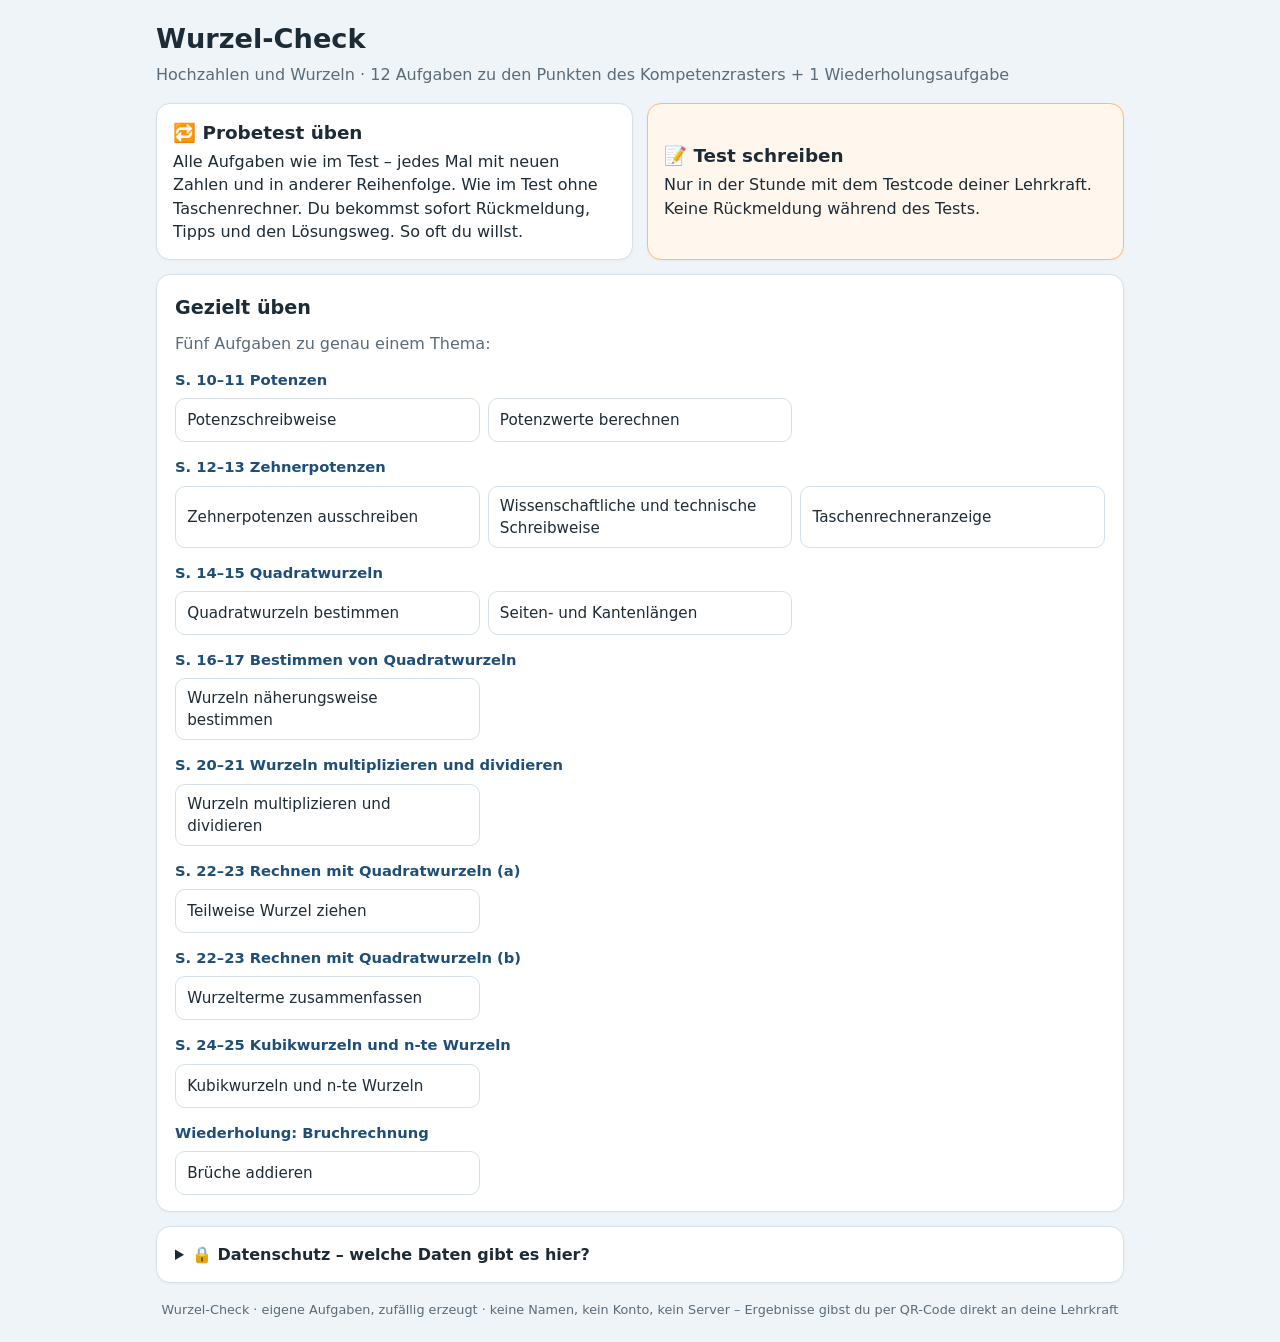
<file: index.html>
<!doctype html>
<html lang="de">
<head>
<meta charset="utf-8">
<meta name="viewport" content="width=device-width, initial-scale=1">
<title>Wurzel-Check</title>
<link rel="stylesheet" href="style.css?v=20261106a">
</head>
<body>
<main>

<!-- ============ START ============ -->
<section id="vHome">
  <h1>Wurzel-Check</h1>
  <p class="muted" style="margin-top:0">Hochzahlen und Wurzeln · 12 Aufgaben zu den Punkten des Kompetenzrasters + 1 Wiederholungsaufgabe</p>
  <div id="resumeBox"></div>
  <div id="openBox"></div>
  <div class="card" id="nrCard"></div>
  <div class="modes">
    <button class="card mode" id="goPractice"><b>🔁 Probetest üben</b>
      Alle Aufgaben wie im Test – jedes Mal mit neuen Zahlen und in anderer Reihenfolge. Wie im Test ohne Taschenrechner. Du bekommst sofort Rückmeldung, Tipps und den Lösungsweg. So oft du willst.</button>
    <button class="card mode test" id="goTest"><b>📝 Test schreiben</b>
      Nur in der Stunde mit dem Testcode deiner Lehrkraft. Keine Rückmeldung während des Tests.</button>
  </div>
  <div class="card">
    <h2>Gezielt üben</h2>
    <p class="muted" style="margin:.2rem 0">Fünf Aufgaben zu genau einem Thema:</p>
    <div class="topics" id="topics"></div>
  </div>
  <details class="card" id="dsBox">
    <summary><b>🔒 Datenschutz – welche Daten gibt es hier?</b></summary>
    <ul class="tight">
      <li><b>Kein Name, kein Konto, kein Server.</b> Zum Üben brauchst du gar nichts, nur für den Test deine Wurzel-Check-Nummer. Welche Nummer zu wem gehört, weiß nur deine Lehrkraft.</li>
      <li><b>Auf deinem Gerät</b> (im Browser) werden gespeichert: wie oft du geübt hast (Runden, Aufgaben, richtige Antworten, Übungstage, Übungszeit) und im Test deine Antworten.</li>
      <li><b>Zu deiner Lehrkraft</b> kommen diese Daten nur, wenn du ihr den QR-Code zeigst und sie ihn scannt – direkt von Gerät zu Gerät, ohne Internet.</li>
      <li><b>Wofür:</b> Bewertung des Tests und ein Überblick, wie viel du geübt hast (z. B. für Elterngespräche).</li>
      <li><b>Löschen:</b> Nach dem Test kannst du alles mit einem Knopf löschen. Testdaten löschen sich nach 14 Tagen von selbst, Übungsdaten nach 90 Tagen ohne Übung. Deine Lehrkraft löscht ihre Daten, sobald sie sie in ihre Notenverwaltung übertragen hat.</li>
      <li>Die Seite liegt bei GitHub. Beim Aufrufen speichert GitHub wie jede Webseite deine IP-Adresse, aber keine Antworten oder Ergebnisse.</li>
    </ul>
    <div class="btns"><button class="danger" id="wipeAll">Alle Wurzel-Check-Daten von diesem Gerät löschen</button></div>
  </details>
</section>

<!-- ============ ÜBUNGSNACHWEIS ============ -->
<section id="vProof" class="hidden">
  <div class="card result" id="proofCard"></div>
</section>

<!-- ============ ÜBUNG ============ -->
<section id="vPractice" class="hidden">
  <div class="bar"><span class="chip" id="pProgress"></span><span class="chip" id="pScore"></span><span class="spacer"></span><button id="pHome">← Startseite</button></div>
  <div class="card" id="pCard"></div>
</section>

<!-- ============ TEST-ANMELDUNG ============ -->
<section id="vLogin" class="hidden">
  <div class="card">
    <h2>📝 Test schreiben</h2>
    <p>Melde dich mit deiner <b>Wurzel-Check-Nummer</b> an – <b>nicht</b> mit deinem Namen. Den <b>Testcode</b> zeigt dir deine Lehrkraft.</p>
    <label for="inNr">Deine Wurzel-Check-Nummer (3 Ziffern)</label>
    <input id="inNr" class="field" inputmode="numeric" autocomplete="off" autocapitalize="off" autocorrect="off" spellcheck="false" maxlength="3" placeholder="z. B. 417">
    <label for="inCode">Testcode</label>
    <input id="inCode" class="field" inputmode="numeric" autocomplete="off" autocapitalize="off" autocorrect="off" spellcheck="false" maxlength="5" placeholder="5 Ziffern">
    <div id="loginErr" class="err"></div>
    <div class="btns"><button class="testbtn" id="loginGo">Weiter</button><button id="loginBack">← Startseite</button></div>
    <div id="loginConfirm"></div>
  </div>
</section>

<!-- ============ TEST ============ -->
<section id="vTest" class="hidden">
  <div class="bar"><span class="chip test" id="tWho"></span><span class="chip" id="tCount"></span><span class="spacer"></span><button class="testbtn" id="tSubmit">Abgeben</button></div>
  <div class="notr">✏️ Der ganze Test ist <b>ohne Taschenrechner</b>.</div>
  <div id="tWarn"></div>
  <div class="nav" id="tNav"></div>
  <div class="card" id="tCard"></div>
  <div class="card hidden" id="tConfirm"></div>
</section>

<!-- ============ ABGEGEBEN ============ -->
<section id="vDone" class="hidden">
  <div class="card result" id="doneCard"></div>
</section>

<footer>Wurzel-Check · eigene Aufgaben, zufällig erzeugt · keine Namen, kein Konto, kein Server – Ergebnisse gibst du per QR-Code direkt an deine Lehrkraft</footer>
<div id="printArea"></div>
</main>

<script src="lib/qrcode.js"></script>
<script src="aufgaben.js?v=20261022b"></script>
<script>
"use strict";
const VIEWS = ['vHome', 'vPractice', 'vLogin', 'vTest', 'vDone', 'vProof'];
function show(v) {
  if (v !== 'vPractice') $('pCard').innerHTML = '';   // keine unsichtbaren Eingabefelder zurücklassen
  if (v !== 'vTest') $('tCard').innerHTML = '';
  VIEWS.forEach(x => $(x).classList.toggle('hidden', x !== v)); window.scrollTo(0, 0); if (typeof keepAwake === 'function') keepAwake(v === 'vTest' || v === 'vDone'); }
const store = {
  get(k) { try { return JSON.parse(localStorage.getItem(k)); } catch (e) { return null; } },
  set(k, v) { try { localStorage.setItem(k, JSON.stringify(v)); } catch (e) {} }
};
const ACTIVE = 'wurzelcheck.aktiv', NRKEY = 'wurzelcheck.nummer', PKEY = 'wurzelcheck.uebung';
const DAY = 86400000;

/* ---------- Übungsstatistik ---------- */
function getPractice() {
  let p = store.get(PKEY);
  if (!p) p = { dev: Math.random().toString(36).slice(2, 8), rounds: 0, drills: 0, tasks: 0, correct: 0, days: [], minutes: 0, last: '' };
  return p;
}
/* Gezählt wird nur echtes Üben: eine Aufgabe ab 5 s Bearbeitungszeit, ein Übungstag ab 3 solchen Aufgaben,
   eine Runde/Themen-Übung nur, wenn mindestens 80 % ihrer Aufgaben echt bearbeitet wurden. Bloßes Öffnen zählt nie. */
const MIN_SECS = 5, DAY_MIN_TASKS = 3, ROUND_SHARE = 0.8;
function notePractice(fn) { const p = getPractice(); fn(p); store.set(PKEY, p); }
function noteTask(correctFirst, secs) {
  notePractice(p => {
    p.tasks++; if (correctFirst) p.correct++; p.minutes += Math.min(5, secs / 60);   // höchstens 5 min pro Aufgabe anrechnen
    const d = today(); p.dayTasks = p.dayTasks || {}; p.dayTasks[d] = (p.dayTasks[d] || 0) + 1;
    if (p.dayTasks[d] >= DAY_MIN_TASKS && !p.days.includes(d)) p.days.push(d);
    p.last = d;
  });
}

/* ---------- Automatisches Aufräumen: Tests nach 14 Tagen, Übung nach 90 Tagen ohne Aktivität ---------- */
function cleanup() {
  try {
    for (let i = localStorage.length - 1; i >= 0; i--) {
      const k = localStorage.key(i);
      if (k && k.startsWith('wurzelcheck.test.')) { const st = store.get(k); if (!st || Date.now() - st.start > 14 * DAY) localStorage.removeItem(k); }
    }
    const act = store.get(ACTIVE); if (act && !store.get(tkey(act.code, act.nr))) localStorage.removeItem(ACTIVE);
    const p = store.get(PKEY); if (p && p.last && Date.now() - new Date(p.last).getTime() > 90 * DAY) localStorage.removeItem(PKEY);
  } catch (e) {}
}
function wipeAll() {
  try { for (let i = localStorage.length - 1; i >= 0; i--) { const k = localStorage.key(i); if (k && k.startsWith('wurzelcheck.')) localStorage.removeItem(k); } } catch (e) {}
  T = null;
}
const tkey = (code, nr) => `wurzelcheck.test.${code}.${nr}`;

/* ---------- gemeinsame Eingabe-Bausteine ---------- */
function inputHtml(t, a = {}) {
  const v = x => (x == null ? '' : String(x).replace(/"/g, '&quot;'));
  if (t.type === 'num') return `<div class="answer">${t.pre ? `<span>${t.pre}</span>` : ''}<input id="a1" inputmode="decimal" autocomplete="off" autocapitalize="off" autocorrect="off" spellcheck="false" aria-label="Antwort" value="${v(a.a1)}">${t.post ? `<span>${t.post}</span>` : ''}</div>`;
  if (t.type === 'sci') return `<div class="answer"><input id="a1" class="s" inputmode="decimal" autocomplete="off" autocapitalize="off" autocorrect="off" spellcheck="false" aria-label="Zahl vor der Zehnerpotenz" value="${v(a.a1)}"><span class="pow10">· 10<input id="a2" class="s exp" inputmode="numeric" autocomplete="off" autocapitalize="off" autocorrect="off" spellcheck="false" aria-label="Exponent (Hochzahl)" value="${v(a.a2)}"></span></div><small class="muted">Links die Zahl vor der Zehnerpotenz, rechts oben die Hochzahl.</small>`;
  if (t.type === 'surd') return `<div class="answer"><input id="a1" class="s" inputmode="numeric" autocomplete="off" autocapitalize="off" autocorrect="off" spellcheck="false" aria-label="Zahl vor der Wurzel" value="${v(a.a1)}"><span>· √</span><input id="a2" class="s" inputmode="numeric" autocomplete="off" autocapitalize="off" autocorrect="off" spellcheck="false" aria-label="Zahl unter der Wurzel" value="${v(a.a2)}">${t.post ? `<span>${t.post}</span>` : ''}</div><small class="muted">Links die Zahl vor der Wurzel, rechts die Zahl unter der Wurzel.</small>`;
  if (t.type === 'frac') return `<div class="answer"><span class="fracin"><input id="a1" class="s" inputmode="numeric" autocomplete="off" autocapitalize="off" autocorrect="off" spellcheck="false" aria-label="Zähler" value="${v(a.a1)}"><span class="fbar"></span><input id="a2" class="s" inputmode="numeric" autocomplete="off" autocapitalize="off" autocorrect="off" spellcheck="false" aria-label="Nenner" value="${v(a.a2)}"></span></div><small class="muted">Oben der Zähler, unten der Nenner.</small>`;
  if (t.type === 'mc') return `<div class="mc">${t.options.map((o, k) => `<button class="opt ${a.k === k ? 'sel' : ''}" data-k="${k}">${o}</button>`).join('')}</div>`;
}
function taskHtml(t, head, a, extra = '') {
  const rev = SLOTS[t.slot] && SLOTS[t.slot].review;
  return `${rev ? `<div class="revbadge">🔁 Wiederholung aus einem früheren Thema</div>` : ''}<div class="task ${t.sketch ? '' : 'nosketch'}">
    ${t.sketch ? `<div class="sketch">${t.sketch}</div>` : ''}
    <div>
      <div class="qtitle">${head}</div>
      ${t.tr ? '<span class="trbadge ja">🧮 Zusatzaufgabe – hier ist der Taschenrechner erlaubt (kommt so nicht im Test)</span>' : ''}
      <div class="q">${t.q}</div>
      <div id="infoBox" class="infobox hidden"></div>
      ${inputHtml(t, a || {})}
      ${extra}
    </div>
  </div>`;
}
function wireBegriffe(root) {
  root.querySelectorAll('.begriff').forEach(b => b.onclick = () => {
    const box = $('infoBox'), same = !box.classList.contains('hidden') && box.dataset.b === b.dataset.b;
    box.innerHTML = BEGRIFFE[b.dataset.b] || ''; box.dataset.b = b.dataset.b;
    box.classList.toggle('hidden', same);
  });
}
/* Eingaben IMMER aus der jeweiligen Karte lesen: Übung (pCard) und Test (tCard) erzeugen Felder mit denselben ids.
   Früher las der Test per $('a1') das unsichtbare Feld einer zuvor geöffneten Übungsaufgabe (Fehler 23.10.2026). */
const inField = (root, id) => root.querySelector('#' + id);
const readInputs = root => ({ a1: inField(root, 'a1') ? inField(root, 'a1').value : '', a2: inField(root, 'a2') ? inField(root, 'a2').value : '' });

/* ================= STARTSEITE ================= */
function renderHome() {
  let lastArea = '';
  $('topics').innerHTML = SLOTS.map((s, i) => { const h = s.area !== lastArea ? `<div class="tarea">${s.area}</div>` : ''; lastArea = s.area; return `${h}<button data-i="${i}">${s.name}</button>`; }).join('');
  $('topics').querySelectorAll('button').forEach(b => b.onclick = () => startPractice(+b.dataset.i));
  const act = store.get(ACTIVE), st = act && store.get(tkey(act.code, act.nr));
  $('resumeBox').innerHTML = st && !st.submitted
    ? `<div class="card mode test"><b>📝 Dein Test läuft noch</b>Nr. ${st.nr} · Testcode ${st.code}<div class="btns"><button class="testbtn" id="resumeGo">Test fortsetzen</button></div></div>`
    : st && st.submitted ? `<div class="card"><b>✅ Test abgegeben</b> (Nr. ${st.nr}) <button id="resumeGo" style="margin-left:8px">Ergebnis-Code noch einmal zeigen</button></div>` : '';
  if ($('resumeGo')) $('resumeGo').onclick = () => openTest(st.code, st.nr);
  renderNrCard();
  $('openBox').innerHTML = openTopicsHtml(); wireOpenTopics($('openBox'));
  show('vHome');
}
/* Startseite: keine Nummern-Abfrage mehr (zum Üben unnötig). Nur der eigene Übungsstand –
   und der Übungsnachweis für ein zweites Gerät, der erst dann nach der Nummer fragt. */
function renderNrCard() {
  const p = store.get(PKEY);
  if (!p || !p.tasks) { $('nrCard').classList.add('hidden'); return; }
  $('nrCard').classList.remove('hidden');
  $('nrCard').innerHTML = `<div class="row"><div style="flex:1;min-width:220px">Dein Übungsstand: <b>${p.rounds}</b> ${p.rounds === 1 ? 'Runde' : 'Runden'} · <b>${p.drills}</b> Themen-Übungen · ${p.tasks} Aufgaben an ${p.days.length} ${p.days.length === 1 ? 'Tag' : 'Tagen'}<br>
      <small class="muted">Zählt automatisch und steckt später in deinem Test-Ergebnis.</small></div>
    <button id="proofGo">📋 Übungsnachweis</button></div>
    <p class="muted" style="margin:.4rem 0 0"><small>Den Übungsnachweis brauchst du nur, wenn du <b>hier</b> übst, den Test aber auf einem <b>anderen Gerät</b> schreibst.</small></p>`;
  $('proofGo').onclick = () => store.get(NRKEY) ? showProof() : askNrForProof();
}
function askNrForProof() {
  $('proofCard').innerHTML = `<h2>📋 Übungsnachweis</h2>
    <label for="inMyNr">Deine Wurzel-Check-Nummer (3 Ziffern, von deinem Kärtchen)</label>
    <div class="row"><input id="inMyNr" class="field" inputmode="numeric" maxlength="3" autocomplete="off" autocapitalize="off" autocorrect="off" spellcheck="false" placeholder="z. B. 417"><button class="primary" id="nrSave">Weiter</button></div>
    <div id="nrErr" class="err"></div>
    <div class="btns" style="justify-content:center"><button id="proofBack">← Startseite</button></div>`;
  $('nrSave').onclick = () => {
    const v = $('inMyNr').value.trim();
    if (!validNr(v)) { $('nrErr').textContent = 'Diese Nummer gibt es nicht. Schau noch einmal auf dein Kärtchen.'; return; }
    store.set(NRKEY, +v); showProof();
  };
  $('inMyNr').addEventListener('keydown', e => { if (e.key === 'Enter') $('nrSave').click(); });
  $('proofBack').onclick = renderHome;
  show('vProof');
}
function qrSvg(text) { const q = qrcode(0, 'M'); q.addData(text); q.make(); return q.createSvgTag({ cellSize: 4, margin: 2, scalable: true }); }
function showProof() {
  const nr = store.get(NRKEY), p = getPractice();
  $('proofCard').innerHTML = `<h2>📋 Übungsnachweis · Nr. ${nr}</h2>
    <p>${p.rounds} ${p.rounds === 1 ? 'Runde' : 'Runden'} · ${p.drills} Themen-Übungen · ${p.tasks} Aufgaben, davon ${p.correct} beim 1. Versuch richtig · an ${p.days.length} ${p.days.length === 1 ? 'Tag' : 'Tagen'} · ca. ${Math.round(p.minutes)} min</p>
    <p><b>Zeige diesen QR-Code deiner Lehrkraft.</b> Das brauchst du nur, wenn du auf einem <b>anderen Gerät</b> geübt hast als dem, auf dem du den Test schreibst – sonst steckt dein Übungsnachweis schon im Test-Code.</p>
    <div class="qrbox">${qrSvg(makePracticePayload(nr, p))}</div>
    <div class="btns" style="justify-content:center"><button id="proofBack">← Startseite</button><button id="proofNr">Andere Nummer</button></div>`;
  $('proofBack').onclick = renderHome;
  $('proofNr').onclick = () => { try { localStorage.removeItem(NRKEY); } catch (e) {} askNrForProof(); };
  show('vProof');
}
$('wipeAll').onclick = () => { if (confirm('Wirklich alle Wurzel-Check-Daten (Nummer, Übungsstatistik, Tests) von diesem Gerät löschen?')) { wipeAll(); renderHome(); } };
$('goPractice').onclick = () => startPractice(null);
$('goTest').onclick = () => { $('loginErr').textContent = ''; $('loginConfirm').innerHTML = ''; const n = store.get(NRKEY); $('inNr').value = n || ''; show('vLogin'); (n ? $('inCode') : $('inNr')).focus(); };
$('pHome').onclick = renderHome;
$('loginBack').onclick = renderHome;

/* ================= ÜBUNG ================= */
let P = null;
function startPractice(slot) {
  P = { slot, tasks: practiceTasks(slot), i: 0, first: [], fg: [], tries: 0, done: false, a: {}, t0: Date.now(), counted: 0 };
  show('vPractice'); renderPractice();
}
function renderPractice() {
  const t = P.tasks[P.i];
  $('pProgress').textContent = `Aufgabe ${P.i + 1} von ${P.tasks.length}`;
  $('pScore').textContent = `✓ beim 1. Versuch: ${P.first.filter(x => x === 2).length}`;
  P.tries = 0; P.done = false; P.a = {}; P.t0 = Date.now();
  const head = `${SLOTS[t.slot].area} · ${SLOTS[t.slot].name}`;
  $('pCard').innerHTML = taskHtml(t, head, {},
    `${t.type === 'mc' ? '<p class="muted" style="margin:.2rem 0 0"><small>Tippe deine Antwort an und bestätige dann mit „Prüfen“.</small></p>' : ''}<div class="btns"><button class="primary" id="pCheck">Prüfen ✓</button><button id="pHint">💡 Tipp</button></div><div id="fb"></div>`);
  $('pCard').classList.toggle('review', !!SLOTS[t.slot].review);
  wireBegriffe($('pCard'));
  if (t.type === 'mc') {
    // Antippen markiert nur (versehentliches Antippen wird nicht gewertet); bewertet wird erst mit „Prüfen“
    $('pCard').querySelectorAll('.opt').forEach(b => b.onclick = () => {
      if (P.done) return;
      P.a = { k: +b.dataset.k };
      $('pCard').querySelectorAll('.opt').forEach(x => x.classList.toggle('sel', x === b));
      if ($('fb').querySelector('.warn')) $('fb').innerHTML = '';
    });
    $('pCheck').onclick = () => practiceCheck();
  }
  else {
    $('pCheck').onclick = () => { P.a = readInputs($('pCard')); practiceCheck(); };
    $('pCard').querySelectorAll('input').forEach(inp => inp.addEventListener('keydown', e => {
      if (e.key !== 'Enter') return;
      const a2 = inField($('pCard'), 'a2');
      if (inp.id === 'a1' && a2 && a2.value.trim() === '') { e.preventDefault(); a2.focus(); return; }   // erst ins zweite Feld
      P.a = readInputs($('pCard')); practiceCheck();
    }));
    setTimeout(() => { const a1 = inField($('pCard'), 'a1'); if (a1) a1.focus({ preventScroll: true }); }, 50);
  }
  $('pHint').onclick = () => { if (!P.done) $('fb').innerHTML = `<div class="fb hint">💡 ${t.hint}</div>`; };
}
function practiceCheck() {
  if (P.done) return;
  const t = P.tasks[P.i], g = grade(t, P.a);
  const solHtml = `<ol class="sol">${t.sol.map(s => `<li>${s}</li>`).join('')}</ol>`;
  const next = `<div class="btns"><button class="primary" id="pNext">${P.i + 1 < P.tasks.length ? 'Nächste Aufgabe →' : 'Auswertung →'}</button></div>`;
  if (g === -1) { $('fb').innerHTML = `<div class="fb warn">${t.type === 'mc' ? 'Bitte tippe zuerst eine Antwort an.' : 'Bitte trage zuerst eine Antwort ein.'}</div>`; return; }
  if (P.fg[P.i] === undefined) P.fg[P.i] = g;   // erste Abgabe zählt für die Note – wie im Test
  if (g === 1) { $('fb').innerHTML = `<div class="fb hint">Fast! Der Wert stimmt, aber die Form noch nicht. ${t.type === 'sci' ? 'Vor dem Komma muss genau eine Ziffer von 1 bis 9 stehen.' : 'Steckt unter der Wurzel noch eine Quadratzahl?'} Verbessere noch.</div>`; return; }
  if (g === 2) {
    if (P.tries === 0) P.first[P.i] = 2;
    $('pScore').textContent = `✓ beim 1. Versuch: ${P.first.filter(x => x === 2).length}`;
    if (t.type === 'mc') $('pCard').querySelectorAll('.opt').forEach(b => b.classList.toggle('sel', +b.dataset.k === P.a.k));
    $('fb').innerHTML = `<div class="fb ok">✅ Richtig!${solHtml}</div>${next}`;
  } else if (P.tries === 0) {
    P.tries = 1; P.first[P.i] = 0;
    if (t.type === 'mc') { $('pCard').querySelectorAll('.opt').forEach(b => { if (+b.dataset.k === P.a.k) b.disabled = true; b.classList.remove('sel'); }); P.a = {}; }
    $('fb').innerHTML = `<div class="fb bad">Leider falsch. Schau dir den Tipp an und versuche es noch einmal.</div><div class="fb hint">💡 ${t.hint}</div>`;
    return;
  } else {
    $('fb').innerHTML = `<div class="fb bad">Leider wieder falsch. Richtig ist: <b>${correctText(t)}</b>${solHtml}</div>${next}`;
  }
  P.done = true;
  const secs = (Date.now() - P.t0) / 1000;
  if (secs >= MIN_SECS) { noteTask(P.first[P.i] === 2, secs); P.counted++; }   // Durchklicken zählt nicht
  $('pCard').querySelectorAll('input,.opt,#pCheck,#pHint').forEach(x => x.disabled = true);
  $('pNext').onclick = () => { P.i++; P.i < P.tasks.length ? renderPractice() : practiceSummary(); };
  $('pNext').focus();
}
/* Offene Themen aus dem letzten Probetest: bleiben gespeichert, bis alle geübt sind oder ein neuer Probetest kommt */
const OKEY = 'wurzelcheck.offen';
/* Was im letzten Durchlauf (Probetest oder Test) nicht geklappt hat – bleibt auf der Startseite stehen */
function setOpenTopics(tasks, grades, source, key = '') {
  const slots = [...new Set(tasks.map((t, i) => grades[i] !== 2 ? t.slot : null).filter(x => x !== null))].sort((a, b) => a - b);
  store.set(OKEY, { slots, done: [], source, key, date: today() });
}
function openTopicsHtml(cur = null) {
  const o = store.get(OKEY);
  if (!o || !o.slots) return '';
  const was = o.source === 'test' ? 'Test' : 'Probetest';
  const wann = o.date ? (o.date === today() ? 'heute' : `am ${o.date.slice(8, 10)}.${o.date.slice(5, 7)}.`) : '';
  if (!o.slots.length) return `<div class="card opentopics"><h2 style="margin:0">🎉 In deinem letzten ${was} ${wann} hat alles geklappt!</h2></div>`;
  const left = o.slots.filter(sl => !o.done.includes(sl));
  return `<div class="card opentopics">
    <h2 style="margin-top:0">${left.length ? `Das hat in deinem letzten ${was} ${wann} nicht geklappt <span class="muted" style="font-weight:400">(${o.done.length} von ${o.slots.length} geübt)</span>` : `✅ Alles aus deinem letzten ${was} nachgeübt!`}</h2>
    ${left.length ? '<p class="muted" style="margin-top:0">Tippe ein Thema an – fünf Aufgaben dazu. Danach kommst du hierher zurück.</p>' : '<p style="margin-top:0">Stark! Jetzt am besten noch einmal einen ganzen Probetest machen.</p>'}
    <div class="topics">${o.slots.map(sl => `<button data-i="${sl}" class="${o.done.includes(sl) ? 'donetopic' : ''} ${sl === cur ? 'curtopic' : ''}">${o.done.includes(sl) ? '✓ ' : ''}${SLOTS[sl].name}<br><small class="muted">${SLOTS[sl].area}</small></button>`).join('')}</div>
  </div>`;
}
function wireOpenTopics(root) { root.querySelectorAll('.opentopics .topics button').forEach(b => b.onclick = () => startPractice(+b.dataset.i)); }

function practiceSummary() {
  $('pCard').classList.remove('review');
  if (P.counted >= ROUND_SHARE * P.tasks.length) notePractice(p => { if (P.slot === null) p.rounds++; else p.drills++; });
  const n = P.first.filter(x => x === 2).length, N = P.tasks.length;
  const pts = P.fg.reduce((s, g) => s + points(g), 0), full = P.slot === null;
  $('pProgress').textContent = 'Auswertung'; $('pScore').textContent = full ? `${fmtPts(pts)} von ${N} Punkten` : `${n} von ${N}`;
  if (full) {
    // neue Liste offener Themen (✗ und ½), in der Reihenfolge des Kompetenzrasters
    setOpenTopics(P.tasks, P.fg, 'probe');
    const open = store.get(OKEY).slots;
    $('pCard').innerHTML = `<div class="result">
      <div class="score">${fmtPts(pts)} / ${N} Punkte</div>
      <div class="note">Das wäre die Note <b>${fmtNote(noteFor(pts))}</b></div>
      <p class="muted"><small>Gewertet wird wie im Test: jeweils dein erster Versuch, ½ Punkt, wenn der Wert stimmt, aber nicht vollständig vereinfacht ist.</small></p>
      <p>${!open.length ? 'Alles beim ersten Versuch richtig – stark! 🎉' : n >= N * 0.75 ? 'Schon richtig gut! Übe die offenen Themen unten noch einmal gezielt.' : 'Übe die offenen Themen unten gezielt – dann gleich noch eine Runde!'}</p>
      </div>
      ${openTopicsHtml()}
      <h2>Dein Stand im Kompetenzraster</h2>
      <p class="muted" style="margin-top:0">✗ und ½ zeigen dir, welche Zeilen im Kompetenzraster du noch üben solltest – dort stehen auch die passenden Buchaufgaben.</p>
      ${rasterReport(P.tasks, P.fg, true)}
      <div class="btns" style="margin-top:14px"><button class="primary" id="pAgain">🔁 Neue Runde mit neuen Zahlen</button><button id="pBack">← Startseite</button></div>`;
    $('pCard').querySelectorAll('.rreport button').forEach(b => b.onclick = () => startPractice(+b.dataset.i));
  } else {
    // Themen-Übung fertig: in der Liste abhaken und dorthin zurückführen
    const o = store.get(OKEY);
    if (o && o.slots.includes(P.slot) && !o.done.includes(P.slot)) { o.done.push(P.slot); store.set(OKEY, o); }
    $('pCard').innerHTML = `<div class="result">
      <div class="qtitle">${SLOTS[P.slot].area} · ${SLOTS[P.slot].name}</div>
      <div class="score">${n} / ${N}</div>
      <p>${n === N ? 'Alles beim ersten Versuch richtig – stark! 🎉' : n >= N - 1 ? 'Gut gemacht!' : 'Noch nicht ganz sicher – übe dieses Thema ruhig noch einmal.'}</p>
      </div>
      ${openTopicsHtml(P.slot)}
      <div class="btns" style="margin-top:14px"><button class="primary" id="pRepeat">🔁 Dieses Thema noch einmal</button><button id="pAgain">Neuer Probetest</button><button id="pBack">← Startseite</button></div>`;
    $('pRepeat').onclick = () => startPractice(P.slot);
  }
  wireOpenTopics($('pCard'));
  $('pAgain').onclick = () => startPractice(null);
  $('pBack').onclick = renderHome;
}

/* ================= TEST ================= */
let T = null;   // { code, nr, tasks, st }
$('loginGo').onclick = () => {
  const nrTxt = $('inNr').value.trim(), nr = parseInt(nrTxt, 10), code = $('inCode').value.trim();
  $('loginConfirm').innerHTML = '';
  if (!validNr(nrTxt)) { $('loginErr').textContent = 'Diese Wurzel-Check-Nummer gibt es nicht. Schau noch einmal auf deinen Zettel.'; return; }
  if (!validCode(code)) { $('loginErr').textContent = 'Dieser Testcode stimmt nicht. Schau noch einmal genau hin.'; return; }
  $('loginErr').textContent = '';
  $('loginConfirm').innerHTML = `<div class="fb warn" style="margin-top:14px">Deine Wurzel-Check-Nummer ist <b>${nr}</b>. Stimmt das?
    <div class="btns"><button class="testbtn" id="lcYes">Ja, Test starten</button><button id="lcNo">Nein, ändern</button></div></div>`;
  $('lcYes').onclick = () => { if (!store.get(NRKEY)) store.set(NRKEY, nr); openTest(code, nr); };
  $('lcNo').onclick = () => { $('loginConfirm').innerHTML = ''; $('inNr').focus(); };
};
['inNr', 'inCode'].forEach(id => $(id).addEventListener('keydown', e => { if (e.key === 'Enter') $('loginGo').click(); }));

function openTest(code, nr) {
  let st = store.get(tkey(code, nr));
  if (!st) st = { code, nr, answers: Array(SLOTS.length).fill(null), tabs: 0, start: Date.now(), submitted: false, cur: 0 };
  store.set(tkey(code, nr), st); store.set(ACTIVE, { code, nr });
  T = { code, nr, tasks: testTasks(code, nr), st };
  if (st.submitted) return renderDone();
  show('vTest'); renderTest();
}
const saveT = () => store.set(tkey(T.code, T.nr), T.st);
function answered(a) { return a && (a.k != null || String(a.a1 || '').trim() !== '' || String(a.a2 || '').trim() !== ''); }
function captureCurrent() {
  if (!T || T.st.submitted) return;
  const t = T.tasks[T.st.cur];
  if (t.type !== 'mc' && inField($('tCard'), 'a1')) { T.st.answers[T.st.cur] = readInputs($('tCard')); saveT(); }
}
function renderTest() {
  const st = T.st, t = T.tasks[st.cur];
  $('tWho').textContent = `Test · Nr. ${T.nr}`;
  $('tCount').textContent = `${st.answers.filter(answered).length} von ${SLOTS.length} beantwortet`;
  $('tNav').innerHTML = T.tasks.map((x, i) => `<button class="${answered(st.answers[i]) ? 'done' : ''} ${i === st.cur ? 'cur' : ''} ${SLOTS[x.slot].review ? 'rev' : ''}" data-i="${i}" aria-label="Aufgabe ${i + 1}">${SLOTS[x.slot].review ? '🔁' : i + 1}</button>`).join('');
  $('tNav').querySelectorAll('button').forEach(b => b.onclick = () => { captureCurrent(); st.cur = +b.dataset.i; saveT(); renderTest(); });
  $('tCard').innerHTML = taskHtml(t, `Aufgabe ${st.cur + 1} · ${SLOTS[t.slot].area}`, st.answers[st.cur],
    `<div class="btns">${st.cur > 0 ? '<button id="tPrev">← Zurück</button>' : ''}${st.cur + 1 < SLOTS.length ? '<button class="primary" id="tNext">Weiter →</button>' : '<button class="testbtn" id="tEnd">Fertig → Abgeben</button>'}</div>
     <p class="muted" style="margin-top:10px"><small>Deine Antworten werden automatisch gespeichert. Du kannst jederzeit zu einer Aufgabe zurückspringen.</small></p>`);
  $('tCard').classList.remove('hidden'); $('tConfirm').classList.add('hidden');
  $('tCard').classList.toggle('review', !!SLOTS[t.slot].review);
  // Im Test keine Hilfen: Fachbegriffe sind hier normaler Text (die Erklärung mit Beispielen gibt es nur in der Übung)
  $('tCard').querySelectorAll('.begriff').forEach(b => { b.replaceWith(document.createTextNode(b.textContent)); });
  if ($('infoBox')) $('infoBox').remove();
  if (t.type === 'mc') $('tCard').querySelectorAll('.opt').forEach(b => b.onclick = () => {
    st.answers[st.cur] = { k: +b.dataset.k }; saveT();
    $('tCard').querySelectorAll('.opt').forEach(x => x.classList.toggle('sel', x === b));
    $('tCount').textContent = `${st.answers.filter(answered).length} von ${SLOTS.length} beantwortet`;
    $('tNav').children[st.cur].classList.add('done');
  });
  else $('tCard').querySelectorAll('input').forEach(inp => {
    inp.addEventListener('input', () => { captureCurrent(); $('tNav').children[st.cur].classList.toggle('done', answered(st.answers[st.cur])); $('tCount').textContent = `${st.answers.filter(answered).length} von ${SLOTS.length} beantwortet`; });
    inp.addEventListener('keydown', e => { if (e.key === 'Enter' && $('tNext')) $('tNext').click(); });
  });
  if ($('tPrev')) $('tPrev').onclick = () => { captureCurrent(); st.cur--; saveT(); renderTest(); };
  if ($('tNext')) $('tNext').onclick = () => { captureCurrent(); st.cur++; saveT(); renderTest(); };
  if ($('tEnd')) $('tEnd').onclick = askSubmit;
}
$('tSubmit').onclick = askSubmit;
function askSubmit() {
  captureCurrent();
  const open = T.st.answers.map((a, i) => answered(a) ? null : i + 1).filter(Boolean);
  $('tCard').classList.add('hidden'); $('tConfirm').classList.remove('hidden');
  $('tConfirm').innerHTML = `<h2>Test abgeben?</h2>
    ${open.length ? `<p class="err">Noch nicht beantwortet: Aufgabe ${open.join(', ')}</p>` : '<p>Du hast alle Aufgaben beantwortet.</p>'}
    <p>Nach dem Abgeben kannst du nichts mehr ändern.</p>
    <div class="btns"><button class="testbtn" id="cYes">Ja, endgültig abgeben</button><button id="cNo">Nein, zurück zum Test</button></div>`;
  $('cNo').onclick = renderTest;
  $('cYes').onclick = () => {
    T.st.submitted = true; T.st.end = Date.now(); saveT(); renderDone();
  };
}
document.addEventListener('visibilitychange', () => {
  if (!T || T.st.submitted || $('vTest').classList.contains('hidden')) return;
  if (document.hidden) { captureCurrent(); T.st.tabs++; saveT(); }
  else if (T.st.tabs > 0) $('tWarn').innerHTML = `<div class="warnbanner">⚠️ Du hast den Test verlassen (${T.st.tabs}×). Das wird deiner Lehrkraft angezeigt.</div>`;
});

/* ---------- Übersicht für die Klassenarbeit (nach dem Test) ----------
   Bewusst OHNE Buchseiten/Aufgabennummern: nur Abschnitt + „Ich kann …“-Punkt des Kompetenzrasters.
   Welche Aufgaben dazu gehören, steht allein im Raster – so bleibt die App richtig, wenn das Raster geändert wird. */
function buildOverview(T, grades, pts, when) {
  const note = noteFor(pts), d = new Date(when);
  const datum = d.toLocaleDateString('de-DE', { weekday: 'long', day: '2-digit', month: '2-digit', year: 'numeric' });
  const seen = new Set(), areas = [];
  T.tasks.map((t, i) => [t, grades[i]]).filter(([, g]) => g !== 2).sort((a, b) => a[0].slot - b[0].slot).forEach(([t, g]) => {
    if (seen.has(t.can)) return; seen.add(t.can);
    areas.push({ area: SLOTS[t.slot].area.replace(/^S\.\s*\d+\s*[–-]\s*\d+\s*/, ''), can: t.can, half: g === 1, rev: !!SLOTS[t.slot].review });   // nur das Thema, ohne Buchseiten
  });
  let text, next;
  if (note <= 1.5) {
    text = 'Sehr gut – deine Grundlagen sitzen! Der Test prüft aber nur die Grundlagen. In der Klassenarbeit kommen auch schwierigere Aufgaben.';
    next = 'Rechne zur Vorbereitung die schweren Aufgaben (★★★) aus deinem Kompetenzraster.';
  } else if (note <= 2.5) {
    text = 'Gut – die meisten Grundlagen sitzen. Der Test prüft nur die Grundlagen; in der Klassenarbeit kommen auch schwierigere Aufgaben.';
    next = 'Schau dir zuerst die Punkte unten im Kompetenzraster an. Rechne danach die ★★-Aufgaben aus deinem Kompetenzraster.';
  } else {
    text = 'Bei den Grundlagen bist du noch nicht sicher. Der Test prüft nur die Grundlagen – und auf ihnen baut die Klassenarbeit auf.';
    next = 'Übe zuerst die Punkte unten mit den ★-Aufgaben aus deinem Kompetenzraster und mach danach noch einmal Probetests im Wurzel-Check.';
  }
  return { nr: T.nr, datum, note, pts, max: SLOTS.length, text, next, areas };
}
function overviewHtml(o) {
  const areaRow = a => `<div class="ovrow ${a.rev ? 'rev' : ''}"><div class="ovarea">${a.rev ? '🔁 ' : ''}${a.area}${a.rev ? ' <span class="muted" style="font-weight:400">(nicht im Kompetenzraster – im Heft wiederholen)</span>' : ''}</div>
    <div>${a.half ? '½' : '✗'} Ich kann ${a.can}${a.half ? ' <span class="muted">(fast – nur noch nicht ganz vereinfacht)</span>' : ''}</div></div>`;
  return `<div class="overview" id="overview">
    <div class="ovhead"><div><b>Meine Übersicht zur Klassenarbeit</b><br><span class="muted">Potenzen und Wurzeln · Wurzel-Check-Test vom ${o.datum}</span></div><div class="ovnote">Note <b>${fmtNote(o.note)}</b><br><small>${fmtPts(o.pts)} von ${o.max} Punkten · Nr. ${o.nr}</small></div></div>
    <p class="ovtext">${o.text}</p>
    <p class="ovnext">👉 ${o.next}</p>
    ${o.areas.length ? `<h3>Diese Punkte im Kompetenzraster solltest du dir noch einmal anschauen</h3>${o.areas.map(areaRow).join('')}` : '<h3>🎉 Im Test war alles richtig.</h3>'}
  </div>`;
}
/* Nach dem Test: jede falsche bzw. halbe Aufgabe mit Aufgabe, eigener Eingabe und richtiger Lösung (Wunsch der Schüler) */
function mistakesHtml(tasks, grades, answers) {
  const wrong = tasks.map((t, i) => [t, i]).filter(([, i]) => grades[i] !== 2);
  if (!wrong.length) return '';
  return `<div class="mistakes"><h2 style="margin-top:0">Deine Fehler im Detail</h2>
    <p class="muted" style="margin-top:0">Schau dir an, was du eingegeben hast und was richtig gewesen wäre. Tipp: Rechne die Aufgabe danach noch einmal selbst.</p>
    ${wrong.map(([t, i]) => `<div class="mistake ${SLOTS[t.slot].review ? 'rev' : ''}">
      <div class="qtitle">Aufgabe ${i + 1} · ${SLOTS[t.slot].area.replace(/^S\.\s*\d+\s*[–-]\s*\d+\s*/, '')} · ${grades[i] === 1 ? '<span class="g1">½ Punkt</span>' : '<span class="g0">0 Punkte</span>'}</div>
      <div class="mq">${t.q}</div>
      <div class="mrow"><span class="mlab">Deine Eingabe:</span> <span class="mbad">${grades[i] === -1 || !answers[i] ? 'keine Antwort' : answerText(t, answers[i])}</span></div>
      <div class="mrow"><span class="mlab">Richtig wäre:</span> <span class="mgood">${correctText(t)}</span></div>
      ${grades[i] === 1 ? '<div class="muted"><small>Der Wert stimmt, aber die Form noch nicht (nicht ganz vereinfacht bzw. nicht in der verlangten Schreibweise).</small></div>' : ''}
      <details class="msol"><summary>Lösungsweg anzeigen</summary><ol class="sol">${t.sol.map(x => `<li>${x}</li>`).join('')}</ol></details>
    </div>`).join('')}</div>`;
}
/* Übersicht als Bild (PNG) zeichnen – ohne Zusatzbibliothek, direkt auf ein Canvas */
function overviewCanvas(o) {
  const W = 1080, PAD = 56, S = 2, c = document.createElement('canvas'), x = c.getContext('2d');
  const font = (w, sz) => `${w} ${sz}px system-ui,-apple-system,"Segoe UI",Roboto,sans-serif`;
  const items = [];
  const add = (txt, sz, w = '400', col = '#1d2b36', gap = 8, indent = 0) => items.push({ txt, sz, w, col, gap, indent });
  add('Meine Übersicht zur Klassenarbeit', 40, '800', '#1f4e79', 4);
  add(`Potenzen und Wurzeln · Wurzel-Check-Test vom ${o.datum}`, 24, '400', '#5b6b78', 22);
  add(`Note ${fmtNote(o.note)}`, 56, '800', '#1f6fa8', 2);
  add(`${fmtPts(o.pts)} von ${o.max} Punkten · Nr. ${o.nr}`, 24, '400', '#5b6b78', 24);
  add(o.text, 26, '400', '#1d2b36', 14);
  add('👉 ' + o.next, 26, '700', '#1d2b36', 26);
  if (o.areas.length) {
    add('Diese Punkte im Kompetenzraster solltest du dir noch einmal anschauen:', 28, '700', '#1f4e79', 12);
    o.areas.forEach(a => {
      add(`${a.area}${a.rev ? ' (nicht im Kompetenzraster – im Heft wiederholen)' : ''}`, 22, '700', a.rev ? '#0f766e' : '#1f4e79', 2);
      add(`${a.half ? '½' : '✗'}  Ich kann ${a.can}`, 25, '400', '#1d2b36', 16, 24);
    });
  } else add('Im Test war alles richtig. 🎉', 28, '700', '#2e8b57', 16);
  add('Der Test prüft nur die Grundlagen. Die passenden Aufgaben findest du in deinem Kompetenzraster.', 20, '400', '#5b6b78', 0);
  const lines = [];
  items.forEach(it => {
    x.font = font(it.w, it.sz); const maxW = W - 2 * PAD - it.indent;
    let line = '';
    it.txt.split(' ').forEach(word => { const t = line ? line + ' ' + word : word; if (x.measureText(t).width > maxW && line) { lines.push({ ...it, txt: line, gap: 0 }); line = word; } else line = t; });
    lines.push({ ...it, txt: line });
  });
  const H = PAD * 2 + lines.reduce((h, l) => h + l.sz * 1.3 + l.gap, 0);
  c.width = W * S; c.height = Math.ceil(H) * S; x.scale(S, S);
  x.fillStyle = '#ffffff'; x.fillRect(0, 0, W, H);
  x.fillStyle = '#1f4e79'; x.fillRect(0, 0, W, 10);
  let y = PAD;
  lines.forEach(l => { x.font = font(l.w, l.sz); x.fillStyle = l.col; x.textBaseline = 'top'; x.fillText(l.txt, PAD + l.indent, y); y += l.sz * 1.3 + l.gap; });
  return c;
}
async function saveOverview(o) {
  const c = overviewCanvas(o), name = `wurzel-check-uebersicht-${today()}.png`;
  const blob = await new Promise(r => c.toBlob(r, 'image/png'));
  try {
    const file = new File([blob], name, { type: 'image/png' });
    if (navigator.canShare && navigator.canShare({ files: [file] })) { await navigator.share({ files: [file], title: 'Meine Übersicht zur Klassenarbeit' }); return; }   // iPad: „Bild sichern“ → Fotos
  } catch (e) { if (e && e.name === 'AbortError') return; }
  const a = document.createElement('a'); a.href = URL.createObjectURL(blob); a.download = name; document.body.appendChild(a); a.click(); a.remove();
}

/* PDF (Malte 6.11.2026, Wunsch der Klasse 9): Note, Themen zum Üben und alle falschen Eingaben mit Lösungsweg auf einem Blatt.
   Über den Druckdialog – auf dem iPad „In Dateien sichern“, am Laptop „Als PDF sichern“. QR-Code und Knöpfe kommen nicht mit. */
function printOverview(o, tasks, grades, answers) {
  const pa = $('printArea'), alt = document.title;
  pa.innerHTML = `<div class="printOv">${overviewHtml(o).replace('id="overview"', '')}${mistakesHtml(tasks, grades, answers).replace(/<details class="msol">/g, '<details class="msol" open>')}</div>`;
  document.title = `Wurzel-Check Übersicht Nr. ${o.nr}`;
  const fertig = () => { document.title = alt; pa.innerHTML = ''; window.removeEventListener('afterprint', fertig); };
  window.addEventListener('afterprint', fertig);
  window.print();
}
function renderDone() {
  const st = T.st, grades = T.tasks.map((t, i) => grade(t, st.answers[i]));
  // Liste für die Startseite nur einmal pro Test anlegen (beim erneuten Öffnen des Ergebnisses nicht zurücksetzen)
  const o = store.get(OKEY), key = `test|${T.code}|${T.nr}`;
  if (!o || o.key !== key) setOpenTopics(T.tasks, grades, 'test', key);
  const pts = grades.reduce((s, g) => s + points(g), 0);
  const minutes = Math.max(1, Math.round(((st.end || Date.now()) - st.start) / 60000));
  const payload = makePayload(T.code, T.nr, st.tabs, minutes, st.answers, store.get(PKEY));
  const short = makeShortCode(T.code, T.nr, st.tabs, grades);
  let qrHtml = '';
  try { qrHtml = qrSvg(payload); }
  catch (e) { qrHtml = '<p class="err">QR-Code konnte nicht erzeugt werden – nutze den Code darunter.</p>'; }
  const ov = buildOverview(T, grades, pts, st.end || Date.now());
  $('doneCard').innerHTML = `
    <h2>✅ Test abgegeben · Nr. ${T.nr}</h2>
    <div class="score">${fmtPts(pts)} / ${SLOTS.length} Punkte</div>
    <div class="note">Note <b>${fmtNote(noteFor(pts))}</b></div>
    <p><b>Zeige diesen QR-Code deiner Lehrkraft zum Scannen</b> – so, wie sie es in der Stunde ansagt. Lass die Seite so lange offen.</p>
    <div class="qrbox">${qrHtml}</div>
    <p class="muted" style="margin:.2rem 0">Falls der Scan nicht klappt, diesen Code ansagen:</p>
    <div class="shortcode">${short}</div>
    ${overviewHtml(ov)}
    <div class="btns" style="justify-content:center"><button class="primary" id="dPdf">📄 Übersicht mit meinen Fehlern als PDF</button><button id="dSave">📥 Nur die Übersicht als Bild</button></div>
    <p class="muted" style="margin:.2rem 0 0"><small>PDF auf dem iPad: Im Druckfenster oben auf das Teilen-Symbol tippen → „In Dateien sichern“.</small></p>
    ${mistakesHtml(T.tasks, grades, st.answers)}
    <h2 style="margin-top:18px">Alle Aufgaben im Überblick</h2>
    ${rasterReport(T.tasks, grades)}
    <p class="muted"><small>½ = Wert richtig, aber nicht vollständig vereinfacht bzw. nicht in der verlangten Schreibweise.</small></p>
    <div class="btns" style="justify-content:center"><button id="dHome">← Startseite</button><button class="danger" id="dWipe">Fertig – Daten von diesem Gerät löschen</button></div>
    <div id="dWipeAsk"></div>`;
  $('dHome').onclick = renderHome;
  $('dSave').onclick = () => saveOverview(ov);
  $('dPdf').onclick = () => printOverview(ov, T.tasks, grades, st.answers);
  $('dWipe').onclick = () => {
    $('dWipeAsk').innerHTML = `<div class="fb warn" style="margin-top:12px">Hat deine Lehrkraft deinen QR-Code schon gescannt? Danach ist alles weg: Test, Nummer und Übungsstatistik.
      <div class="btns" style="justify-content:center"><button class="danger" id="dWipeYes">Ja, gescannt – jetzt löschen</button><button id="dWipeNo">Nein, noch nicht</button></div></div>`;
    $('dWipeNo').onclick = () => $('dWipeAsk').innerHTML = '';
    $('dWipeYes').onclick = () => { wipeAll(); renderHome(); };
  };
  show('vDone');
}

/* ---------- iPad: Bildschirm im Test und beim Ergebnis-QR wach halten ----------
   Sonst sperrt sich das iPad beim Nachdenken, und das würde als „Test verlassen“ gezählt. */
let wakeLock = null;
async function keepAwake(on) {
  try {
    if (on && !wakeLock && navigator.wakeLock) { wakeLock = await navigator.wakeLock.request('screen'); wakeLock.addEventListener('release', () => { wakeLock = null; }); }
    if (!on && wakeLock) { await wakeLock.release(); wakeLock = null; }
  } catch (e) { wakeLock = null; }
}
const inTestOrDone = () => !$('vTest').classList.contains('hidden') || !$('vDone').classList.contains('hidden');
document.addEventListener('visibilitychange', () => { if (!document.hidden && inTestOrDone()) keepAwake(true); });
/* Beim Antippen eines Eingabefelds: Feld samt Knöpfen mittig rücken, damit die Bildschirmtastatur nichts verdeckt */
document.addEventListener('focusin', e => {
  if (e.target.matches('.answer input, .fracin input')) setTimeout(() => (e.target.closest('.answer') || e.target).scrollIntoView({ block: 'center', behavior: 'smooth' }), 350);
});

/* ---------- Start ---------- */
cleanup();
renderHome();
if (location.hash === '#test') $('goTest').click();
</script>
</body>
</html>
</file>
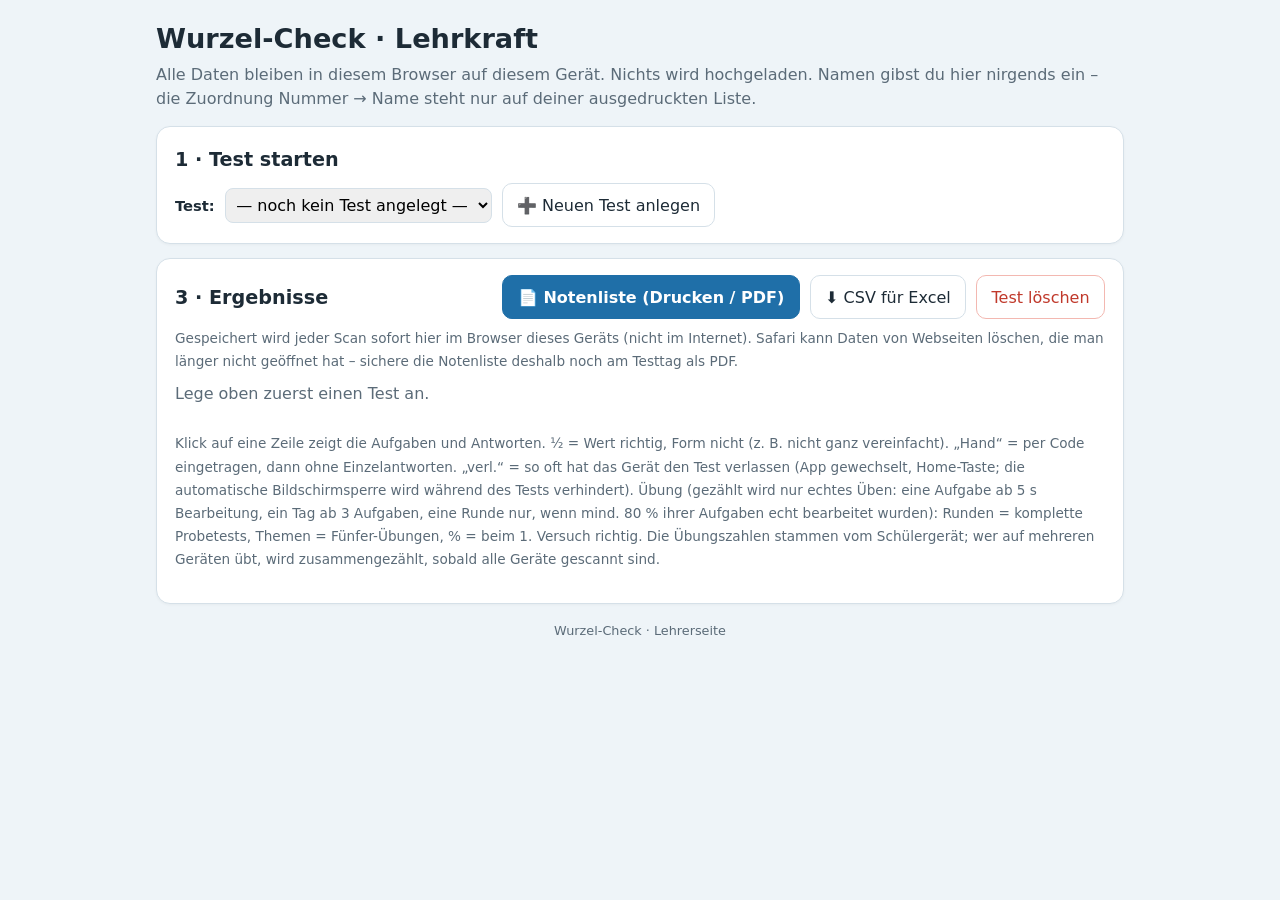
<file: lehrer.html>
<!doctype html>
<html lang="de">
<head>
<meta charset="utf-8">
<meta name="viewport" content="width=device-width, initial-scale=1">
<meta name="robots" content="noindex">
<title>Wurzel-Check · Lehrkraft</title>
<link rel="stylesheet" href="style.css?v=20261106a">
</head>
<body>
<main>
<h1>Wurzel-Check · Lehrkraft</h1>
<p class="muted" style="margin-top:0">Alle Daten bleiben in diesem Browser auf diesem Gerät. Nichts wird hochgeladen. Namen gibst du hier nirgends ein – die Zuordnung Nummer → Name steht nur auf deiner ausgedruckten Liste.</p>

<!-- ============ 1. TEST STARTEN ============ -->
<div class="card">
  <h2>1 · Test starten</h2>
  <div class="row">
    <label for="selTest" style="margin:0">Test:</label>
    <select id="selTest" style="font:inherit;padding:.4rem;border-radius:8px;border:1px solid var(--line);max-width:100%"></select>
    <button id="btnNew">➕ Neuen Test anlegen</button>
  </div>
  <div id="newBox" class="hidden" style="margin-top:10px">
    <label for="inLabel">Bezeichnung (nur für dich, z. B. „9b – Wurzeln“; keine Schülernamen!)</label>
    <div class="row"><input id="inLabel" class="field" style="width:14em;letter-spacing:0;text-align:left;font-size:1.05rem"></div>
    <label for="selCopy">Nummernliste</label>
    <div class="row"><select id="selCopy" style="font:inherit;padding:.4rem;border-radius:8px;border:1px solid var(--line);max-width:100%"></select>
      <button class="primary" id="btnCreate">Test anlegen</button></div>
  </div>
  <div id="oldWarn"></div>
  <div id="nrBox"></div>
  <div id="codeBox"></div>
</div>

<!-- ============ 2. EINSAMMELN ============ -->
<div class="card" id="collectCard">
  <h2>2 · Ergebnisse einsammeln</h2>
  <p class="muted" style="margin-top:0">Schüler zeigen nach dem Abgeben einen QR-Code (enthält auch ihre Übungsstatistik). Wer auf einem anderen Gerät geübt hat, zeigt zusätzlich den „Übungsnachweis“ von der Startseite. Beides kannst du jederzeit scannen, auch schon vor dem Test.</p>
  <p style="margin:.4rem 0">Du kannst auf zwei Arten scannen – such dir aus, was in der Stunde besser passt:</p>
  <div class="modes">
    <div class="card mode" style="margin:0"><b>📷 Herumgehen</b>Du gehst mit dem iPad (Rückkamera) durch die Klasse und scannst die Codes an den Plätzen. Nach jedem Scan siehst du kurz Nummer, Punkte und Note.
      <div class="btns"><button class="primary" id="btnCam">Kamera starten</button><button id="btnCamStop" class="hidden">Kamera stoppen</button></div></div>
    <div class="card mode" style="margin:0"><b>🖥 Scanstation</b>Das iPad (Frontkamera) oder ein Laptop mit Webcam steht vorne. Wer fertig ist, hält seinen Code kurz vor die Kamera. Angezeigt wird nur „Nr. … erfasst“, keine Punkte – dazu, welche Nummern noch fehlen.
      <div class="btns"><button class="primary" id="btnStation">Scanstation öffnen</button></div></div>
  </div>
  <div class="scanwrap" style="margin-top:10px"><video id="video" playsinline muted class="hidden"></video></div>
  <canvas id="canvas" class="hidden"></canvas>
  <div id="collectCount" class="counter"></div>
  <label for="inShort">Oder Code von Hand eingeben (z. B. 417-222120222202-0-K3F9A)</label>
  <div class="row"><input id="inShort" class="field" style="width:16em;font-size:1.05rem;letter-spacing:0" autocomplete="off"><button id="btnShort">Übernehmen</button></div>
</div>

<!-- ============ 3. ERGEBNISSE ============ -->
<div class="card">
  <div class="row"><h2 style="margin:0">3 · Ergebnisse</h2><span class="spacer" style="flex:1"></span>
    <button class="primary" id="btnGrades">📄 Notenliste (Drucken / PDF)</button><button id="btnCsv">⬇︎ CSV für Excel</button><button class="danger" id="btnDel">Test löschen</button></div>
  <p class="muted" style="margin:.4rem 0"><small>Gespeichert wird jeder Scan sofort hier im Browser dieses Geräts (nicht im Internet). Safari kann Daten von Webseiten löschen, die man länger nicht geöffnet hat – sichere die Notenliste deshalb noch am Testtag als PDF.</small></p>
  <div id="stats" style="margin:10px 0"></div>
  <div style="overflow-x:auto"><table class="res" id="resTable"></table></div>
  <div id="csvReminder"></div>
  <p class="muted"><small>Klick auf eine Zeile zeigt die Aufgaben und Antworten. ½ = Wert richtig, Form nicht (z. B. nicht ganz vereinfacht). „Hand“ = per Code eingetragen, dann ohne Einzelantworten. „verl.“ = so oft hat das Gerät den Test verlassen (App gewechselt, Home-Taste; die automatische Bildschirmsperre wird während des Tests verhindert). Übung (gezählt wird nur echtes Üben: eine Aufgabe ab 5 s Bearbeitung, ein Tag ab 3 Aufgaben, eine Runde nur, wenn mind. 80 % ihrer Aufgaben echt bearbeitet wurden): Runden = komplette Probetests, Themen = Fünfer-Übungen, % = beim 1. Versuch richtig. Die Übungszahlen stammen vom Schülergerät; wer auf mehreren Geräten übt, wird zusammengezählt, sobald alle Geräte gescannt sind.</small></p>
</div>
<div class="card hidden detail" id="detail"></div>

<div id="beamer" class="beamer hidden"></div>
<div id="printArea"></div>
<div id="station" class="station hidden">
  <div class="stHead"><b>📝 Wurzel-Check · Abgabe</b><span style="flex:1"></span>
    <select id="stFacing"><option value="user">Frontkamera</option><option value="environment">Rückkamera</option></select>
    <button id="stClose">Beenden</button></div>
  <div class="stBody">
    <video id="stVideo" playsinline muted></video>
    <div class="stSide">
      <h3>Halte deinen QR-Code vor die Kamera</h3>
      <div>Erfasst</div><div class="stCount" id="stCount"></div>
      <div style="margin-top:14px">Es fehlen noch:</div><div class="nrgrid" id="stMissing"></div>
    </div>
  </div>
  <div id="stFlash" class="stFlash hidden"></div>
</div>
<footer>Wurzel-Check · Lehrerseite</footer>
</main>

<script src="lib/qrcode.js"></script>
<script src="lib/jsQR.js"></script>
<script src="aufgaben.js?v=20261022b"></script>
<script>
"use strict";
const LKEY = 'wurzelcheck.lehrer';
let D = { tests: [], active: null };
try { const s = JSON.parse(localStorage.getItem(LKEY)); if (s) D = s; } catch (e) {}
const saveD = () => { try { localStorage.setItem(LKEY, JSON.stringify(D)); } catch (e) { toast('Speichern nicht möglich (privater Modus?)', true); } };
const cur = () => D.tests.find(t => t.code === D.active);
const testUrl = () => new URL('./#test', location.href).href;
const esc = s => String(s).replace(/[&<>"]/g, c => ({ '&': '&amp;', '<': '&lt;', '>': '&gt;', '"': '&quot;' }[c]));

function toast(msg, bad = false) {
  document.querySelectorAll('.toast').forEach(x => x.remove());
  const el = document.createElement('div'); el.className = 'toast' + (bad ? ' bad' : ''); el.textContent = msg;
  document.body.appendChild(el); setTimeout(() => el.remove(), 2600);
}
function beep(ok) {
  try {
    const a = new (window.AudioContext || window.webkitAudioContext)(), o = a.createOscillator(), g = a.createGain();
    o.frequency.value = ok ? 880 : 220; g.gain.value = .08; o.connect(g); g.connect(a.destination); o.start(); o.stop(a.currentTime + .15);
  } catch (e) {}
}
function qrSvg(text) { const q = qrcode(0, 'M'); q.addData(text); q.make(); return q.createSvgTag({ cellSize: 4, margin: 2, scalable: true }); }

/* ---------- 1. Test starten ---------- */
const revealed = {};   // Code nur in dieser Sitzung aufgedeckt
function renderTests() {
  $('selTest').innerHTML = D.tests.length
    ? D.tests.slice().reverse().map(t => `<option value="${t.code}" ${t.code === D.active ? 'selected' : ''}>${esc(t.label || 'ohne Bezeichnung')} · Code ${t.code} · ${Object.keys(t.results).length} Erg.</option>`).join('')
    : '<option>— noch kein Test angelegt —</option>';
  const t = cur();
  $('codeBox').innerHTML = t && !revealed[t.code] ? `
    <div class="btns"><button class="testbtn" id="btnReveal">▶ Test jetzt starten – Testcode anzeigen</button></div>
    <p class="muted"><small>Der Code bleibt verborgen, bis du ihn in der Teststunde aufdeckst – so kann niemand den Test vorher schreiben.</small></p>`
  : t ? `
    <p style="margin:.8rem 0 0">Testcode für die Klasse:</p>
    <div class="bigcode">${t.code}</div>
    <p class="muted" style="text-align:center;margin:0">Schüler öffnen <b>${esc(testUrl())}</b>, geben ihre Wurzel-Check-Nummer und diesen Code ein.</p>
    <div class="btns" style="justify-content:center"><button class="primary" id="btnBeamer">🖥 Beamer-Ansicht</button></div>` : '';
  if ($('btnBeamer')) $('btnBeamer').onclick = showBeamer;
  if ($('btnReveal')) $('btnReveal').onclick = () => { if (confirm('Testcode jetzt anzeigen? Ab dann kann der Test geschrieben werden.')) { revealed[t.code] = true; renderTests(); } };
  renderNrBox(t);
  const age = t ? Math.floor((Date.now() - t.created) / 86400000) : 0;
  $('oldWarn').innerHTML = t && age > 30 ? `<div class="reminder">🗑 Dieser Test ist ${age} Tage alt. Wenn die Ergebnisse in TeacherTool stehen, lösche ihn bitte (unten „Test löschen“).</div>` : '';
  ['collectCard'].forEach(id => $(id).classList.toggle('hidden', !t));
  renderResults();
  renderCount(t);
}
$('selTest').onchange = () => { nrNotice = ''; D.active = $('selTest').value; saveD(); $('detail').classList.add('hidden'); renderTests(); };
$('btnNew').onclick = () => {
  $('selCopy').innerHTML = '<option value="">neue Zufallsnummern erzeugen (ab der 1. Stunde der Einheit)</option>' +
    D.tests.filter(t => t.numbers && t.numbers.length).slice().reverse().map(t => `<option value="${t.code}">Nummern übernehmen von: ${esc(t.label || t.code)} (${t.numbers.length})</option>`).join('');
  $('newBox').classList.toggle('hidden'); $('inLabel').focus();
};
function renderNrBox(t) {
  if (!t) { $('nrBox').innerHTML = ''; return; }
  $('nrBox').innerHTML = t.numbers && t.numbers.length
    ? `${nrNotice ? `<div class="reminder" style="margin-top:10px">${nrNotice} <button id="nrNoticeOk" style="margin-left:6px">Verstanden</button></div>` : ''}<details style="margin-top:10px" ${pendingNames || nrNotice ? 'open' : ''}><summary><b>Wurzel-Check-Nummern dieser Klasse (${t.numbers.length})</b></summary>
        <div class="nrgrid">${t.numbers.map(n => `<span>${n}</span>`).join('')}</div>
        <div class="row" style="margin-top:10px"><label class="filebtn"><input type="file" id="inCsv" accept=".csv,.txt,text/csv,text/plain" hidden>📂 Klassenliste (CSV) laden</label><span class="muted"><small>z. B. „Name;Vorname“ aus der Schulverwaltung – oder unten von Hand einfügen</small></span></div>
        <label for="inNames">Klassenliste – ein Name pro Zeile <span class="muted" style="font-weight:400">(wird <b>nicht gespeichert</b> und nirgends hingeschickt)</span></label>
        <textarea id="inNames" rows="6" style="width:100%;font:inherit;padding:.5rem;border:1px solid var(--line);border-radius:8px" placeholder="Albrecht, Lena&#10;Bauer, Tim&#10;…" autocomplete="off" autocorrect="off" spellcheck="false"></textarea>
        <p class="muted" style="margin:.3rem 0"><small>Die Namen werden alphabetisch sortiert und bekommen die Nummern der Größe nach: erster Name → kleinste Nummer. So ist später auch die Notenliste alphabetisch.</small></p>
        <div class="btns"><button class="primary" id="btnPrintNames">🖨 Kärtchen mit Namen + Lehrerliste drucken</button><button id="btnPrint">Kärtchen ohne Namen</button><button id="btnMoreNr">+ 5 weitere Nummern</button></div></details>`
    : `<div class="row" style="margin-top:10px"><label class="filebtn primaryfile"><input type="file" id="inCsv" accept=".csv,.txt,text/csv,text/plain" hidden>📂 Klassenliste (CSV) laden</label><span class="muted">oder</span><label for="inCount" style="margin:0">Schüleranzahl:</label><input id="inCount" class="field" style="width:4em" inputmode="numeric" value="28"><button id="btnMakeNr">Nummern erzeugen</button></div>
       <p class="muted" style="margin:.3rem 0"><small>Mit der CSV werden passend zur Klassengröße Nummern erzeugt; die Namen werden <b>nicht gespeichert</b>.</small></p>`;
  if (pendingNames && $('inNames')) { $('inNames').value = pendingNames; pendingNames = null; }
  if ($('nrNoticeOk')) $('nrNoticeOk').onclick = () => { const v = $('inNames') ? $('inNames').value : ''; nrNotice = ''; pendingNames = v || null; renderTests(); };
  if ($('inCsv')) $('inCsv').onchange = e => { const f = e.target.files[0]; e.target.value = ''; if (f) loadCsv(f, t); };
  if ($('btnMakeNr')) $('btnMakeNr').onclick = () => { const n = Math.max(1, Math.min(60, parseInt($('inCount').value, 10) || 0)); t.numbers = randomNrs(n); saveD(); renderTests(); };
  if ($('btnMoreNr')) $('btnMoreNr').onclick = () => { const pool = ALL_NRS.filter(n => !t.numbers.includes(n)); t.numbers = t.numbers.concat(pool.sort(() => Math.random() - .5).slice(0, 5)).sort((a, b) => a - b); saveD(); renderTests(); };
  if ($('btnPrint')) $('btnPrint').onclick = () => printNumbers(t);
  if ($('btnPrintNames')) $('btnPrintNames').onclick = () => printWithNames(t);
}
/* Klassenliste aus einer CSV-Datei lesen – nur im Arbeitsspeicher, nichts wird gespeichert oder verschickt.
   Erkennt Semikolon/Tab/Komma, Kopfzeile „Name;Vorname“ (auch „Vorname;Name“), UTF-8 oder Windows-Zeichensatz (Excel). */
let pendingNames = null, nrNotice = '';
/* Nummernzahl an die Namensliste anpassen. Nummern mit Ergebnis oder Übungsdaten werden nie entfernt. */
function adjustNumbers(t, n) {
  const before = t.numbers ? t.numbers.length : 0;
  if (!before) { t.numbers = randomNrs(n); saveD(); return ''; }
  if (n === before) return '';
  if (n > before) {
    const pool = ALL_NRS.filter(x => !t.numbers.includes(x)).sort(() => Math.random() - .5);
    if (n - before > pool.length) { toast('So viele Nummern gibt es nicht (höchstens 90).', true); return ''; }
    t.numbers = t.numbers.concat(pool.slice(0, n - before)).sort((a, b) => a - b);
  } else {
    const used = x => t.results[x] || (t.practice && t.practice[x]);
    let remove = before - n;
    const free = t.numbers.filter(x => !used(x)).sort(() => Math.random() - .5).slice(0, remove);
    t.numbers = t.numbers.filter(x => !free.includes(x));
    remove -= free.length;
    if (remove > 0) { saveD(); return `⚠️ Die Liste hat <b>${n}</b> Namen, es gab <b>${before}</b> Nummern. ${free.length} Nummern wurden entfernt; ${remove} weitere konnten nicht entfernt werden, weil dazu schon Ergebnisse oder Übungsdaten vorliegen. Bitte prüfen, ob die Klassenliste vollständig ist.`; }
  }
  saveD();
  return `⚠️ Die Liste hat <b>${n}</b> Namen, es gab aber <b>${before}</b> Nummern. Die Nummern wurden auf <b>${t.numbers.length}</b> ${n > before ? 'ergänzt' : 'gekürzt'}. Falls schon Kärtchen ausgeteilt wurden: neu drucken und neu austeilen, denn die Zuordnung Name → Nummer kann sich verschoben haben.`;
}
async function loadCsv(file, t) {
  const buf = await file.arrayBuffer();
  let txt;
  try { txt = new TextDecoder('utf-8', { fatal: true }).decode(buf); } catch (e) { txt = new TextDecoder('windows-1252').decode(buf); }
  txt = txt.replace(/^\uFEFF/, '');
  const rows = txt.split(/\r?\n/).map(l => l.trim()).filter(Boolean);
  if (!rows.length) return toast('Die Datei ist leer.', true);
  const sep = rows[0].includes(';') ? ';' : rows[0].includes('\t') ? '\t' : ',';
  let cells = rows.map(r => r.split(sep).map(c => c.replace(/^"|"$/g, '').trim()));
  let vornameZuerst = false;
  const head = cells[0].map(c => c.toLowerCase());
  if (head.some(c => /^(name|nachname|familienname|vorname|schüler|schueler)$/.test(c))) {
    vornameZuerst = head[0] === 'vorname';
    cells = cells.slice(1);
  }
  const names = cells.filter(c => c[0]).map(c => {
    const [a, b] = vornameZuerst ? [c[1], c[0]] : [c[0], c[1]];   // immer „Name, Vorname“
    return b ? `${a}, ${b}` : a;
  });
  if (!names.length) return toast('In der Datei wurden keine Namen gefunden.', true);
  nrNotice = adjustNumbers(t, names.length);
  pendingNames = names.join('\n');
  renderTests();
  if (nrNotice) { toast(`${names.length} Namen geladen – Anzahl der Nummern angepasst, siehe Hinweis!`, true); setTimeout(() => { const n = document.querySelector('#nrBox .reminder'); if (n) n.scrollIntoView({ block: 'center', behavior: 'smooth' }); }, 100); }
  else toast(`${names.length} Namen geladen – nur für den Druck, nicht gespeichert.`);
}
/* Kärtchen fest in Seiten zu 3 × 7 aufteilen – jede Seite eine eigene Tabelle mit festen Zellhöhen und Seitenumbruch danach.
   (Ein CSS-Raster über mehrere Seiten schneiden Browser beim Drucken teils mitten durch ein Kärtchen.) */
function slipPages(cells) {
  // Seitenblöcke aus Kärtchen mit FESTER Höhe (div, kein Tabellenlayout): ein Block passt immer auf eine Seite,
  // danach erzwungener Seitenumbruch – so schneidet auch Safari kein Kärtchen durch.
  const PER = 21, pages = [];
  for (let i = 0; i < cells.length; i += PER) pages.push(`<div class="slippage">${cells.slice(i, i + PER).join('')}</div>`);
  return pages.join('');
}
/* Namen nur im Arbeitsspeicher: sortieren, der Größe nach Nummern zuordnen, drucken, Feld leeren. Nichts wird gespeichert. */
function printWithNames(t) {
  const names = $('inNames').value.split(/\r?\n/).map(x => x.replace(/\s+/g, ' ').replace(/\s*;\s*/g, ', ').trim()).filter(Boolean)
    .sort((a, b) => a.localeCompare(b, 'de', { sensitivity: 'base' }));
  if (!names.length) return toast('Bitte zuerst die Klassenliste einfügen.', true);
  if (names.length !== t.numbers.length) {
    nrNotice = adjustNumbers(t, names.length); renderTests();
    if (nrNotice) toast('Nummern an die Namensliste angepasst – siehe Hinweis.', true);
  }
  const nrs = t.numbers.slice().sort((a, b) => a - b), url = new URL('./', location.href).href;
  const pairs = nrs.map((n, i) => [n, names[i] || '']);
  $('printArea').innerHTML = `
    <h2>Wurzel-Check-Nummern ${esc(t.label || '')} – zum Ausschneiden</h2>
    ${slipPages(pairs.filter(p => p[1]).map(([n, name]) => `<div class="slip"><span class="slipname">${esc(name)}</span><span class="sliplbl">Wurzel-Check-Nummer</span><b>${n}</b><small>Ins Heft kleben · Üben: ${esc(url.replace(/^https?:\/\//, '').replace(/\/$/, ''))}</small></div>`))}
    <table class="keylist"><thead><tr><th colspan="2">Lehrerliste ${esc(t.label || '')} – alphabetisch, getrennt aufbewahren</th></tr><tr><th>Nr.</th><th>Name</th></tr></thead>
    <tbody>${pairs.map(([n, name]) => `<tr><td>${n}</td><td>${esc(name)}</td></tr>`).join('')}</tbody></table>`;
  // Namen nach dem Drucken sofort wieder vergessen (afterprint statt Zeitgeber – auf dem iPad kehrt print() sofort zurück)
  window.addEventListener('afterprint', () => { $('printArea').innerHTML = ''; if ($('inNames')) $('inNames').value = ''; }, { once: true });
  window.print();
}
/* Zähler „x von y eingesammelt“ – sichtbar in beiden Scan-Arten */
function renderCount(t) {
  if (!t) { $('collectCount').innerHTML = ''; return; }
  const done = Object.keys(t.results).map(Number), list = t.numbers && t.numbers.length ? t.numbers : null;
  const n = list ? done.filter(x => list.includes(x)).length : done.length;
  const missing = list ? list.filter(x => !done.includes(x)) : [];
  $('collectCount').innerHTML = `<div class="cnt"><b>${n}</b>${list ? ` von ${list.length}` : ''} Ergebnisse eingesammelt</div>
    ${list ? (missing.length ? `<div class="muted" style="margin-top:4px">Es fehlen noch: ${missing.join(', ')}</div>` : '<div class="g2" style="margin-top:4px">Alle Nummern erfasst ✓</div>') : ''}`;
}
/* Notenliste: sortiert nach Nummer wie die gedruckte Lehrerliste, Namensspalte leer zum Übertragen von Hand */
function printGrades(t) {
  const nrs = [...new Set([...(t.numbers || []), ...Object.keys(t.results).map(Number)])].sort((a, b) => a - b);
  const rs = Object.values(t.results);
  const avgNote = rs.length ? fmtNote(Math.round(rs.reduce((x, r) => x + noteFor(r.pts), 0) / rs.length * 10) / 10) : '–';
  const d = new Date().toLocaleDateString('de-DE');
  $('printArea').innerHTML = `
    <h2>Notenliste Wurzel-Check – ${esc(t.label || '')}</h2>
    <p>Stand ${d} · Testcode ${t.code} · ${rs.length} Ergebnisse · Notenschnitt ${avgNote} · Note linear: volle Punktzahl 1,0, halbe Punktzahl 3,5</p>
    <table class="keylist gradelist"><thead><tr><th>Nr.</th><th>Name</th><th>Punkte (von ${SLOTS.length})</th><th>Note</th><th>verlassen</th><th>Übung: Runden / Themen / % richtig / Tage</th></tr></thead>
    <tbody>${nrs.map(nr => { const r = t.results[nr], p = practiceSum(t, nr);
      return `<tr><td>${nr}</td><td></td><td>${r ? fmtPts(r.pts) : 'fehlt'}</td><td><b>${r ? fmtNote(noteFor(r.pts)) : ''}</b></td><td>${r && r.tabs ? r.tabs + '×' : ''}</td>
        <td>${p ? `${p.rounds} / ${p.drills} / ${p.tasks ? Math.round(100 * p.correct / p.tasks) : '–'} % / ${p.days}` : '–'}</td></tr>`; }).join('')}</tbody></table>
    <p style="font-size:10pt">Namen von Hand aus der getrennt aufbewahrten Lehrerliste eintragen. Nach dem Übertrag in die Notenverwaltung den Test in der App löschen.</p>`;
  window.print();
}
$('btnGrades').onclick = () => { const t = cur(); if (t) printGrades(t); };
function printNumbers(t) {
  const url = new URL('./', location.href).href;
  $('printArea').innerHTML = `
    <h2>Wurzel-Check-Nummern ${esc(t.label || '')} – zum Ausschneiden</h2>
    ${slipPages(t.numbers.map(n => `<div class="slip"><span class="sliplbl">Wurzel-Check-Nummer</span><b>${n}</b><small>Ins Heft kleben · Üben: ${esc(url.replace(/^https?:\/\//, '').replace(/\/$/, ''))}</small></div>`))}
    <table class="keylist"><thead><tr><th colspan="2">Lehrerliste ${esc(t.label || '')} – Name von Hand eintragen, nicht in die App! Getrennt aufbewahren.</th></tr><tr><th>Nr.</th><th>Name</th></tr></thead>
    <tbody>${t.numbers.map(n => `<tr><td>${n}</td><td></td></tr>`).join('')}</tbody></table>`;
  window.print();
}
$('btnCreate').onclick = () => {
  let code; do { code = newTestCode(); } while (D.tests.some(t => t.code === code));
  const src = D.tests.find(t => t.code === $('selCopy').value);
  D.tests.push({ code, label: $('inLabel').value.trim(), created: Date.now(), results: {}, practice: {}, numbers: src ? src.numbers.slice() : [] });
  D.active = code; saveD();
  $('inLabel').value = ''; $('newBox').classList.add('hidden');
  renderTests(); toast('Test angelegt. Den Code deckst du erst in der Teststunde auf.');
};
function showBeamer() {
  const t = cur(); if (!t) return;
  $('beamer').innerHTML = `
    <div style="font-size:1.6rem;font-weight:700">📝 Wurzel-Check · Test</div>
    <div style="font-size:1.3rem">1. QR-Code scannen &nbsp;·&nbsp; 2. <b>Wurzel-Check-Nummer</b> eingeben &nbsp;·&nbsp; 3. Testcode eingeben</div>
    <div class="bigcode">${t.code}</div>
    <div class="qrbox" style="margin:0">${qrSvg(testUrl())}</div>
    <div class="muted">${esc(testUrl())}</div>
    <button id="beamerClose" style="margin-top:8px">Schließen</button>`;
  $('beamer').querySelector('.qrbox svg').style.width = 'min(36vh,300px)';
  $('beamer').classList.remove('hidden');
  $('beamerClose').onclick = () => $('beamer').classList.add('hidden');
}

/* ---------- 2. Einsammeln ---------- */
/* Rückmeldung: normal als Toast mit Details, an der Scanstation groß und ohne Punkte (Umstehende sehen mit) */
let station = false;
function say(msg, kind = 'ok', pub = '') {
  beep(kind === 'ok');
  if (!station) return toast(msg, kind !== 'ok');
  const f = $('stFlash'); f.className = 'stFlash' + (kind === 'ok' ? '' : ' ' + kind); f.textContent = pub || msg;
  clearTimeout(say.t); say.t = setTimeout(() => f.classList.add('hidden'), kind === 'ok' ? 1600 : 3200);
  renderStation();
}
let lastText = '', lastAt = 0;
function handleScan(text) {
  const now = Date.now();
  if (text === lastText && now - lastAt < 4000) return;
  lastText = text; lastAt = now;
  const t = cur(); if (!t) return;
  const p = parsePayload(text);
  if (!p) return say('Das ist kein Wurzel-Check-Code.', 'bad', '✗ Kein Wurzel-Check-Code');
  if (!p.valid) return say(`Nr. ${p.nr}: Prüfsumme falsch – Code verändert?`, 'bad', `✗ Nr. ${p.nr}: Code ungültig – bitte zur Lehrkraft`);
  if (!validNr(p.nr)) return say(`Ungültige Nummer ${p.nr}.`, 'bad', `✗ Ungültige Nummer – bitte zur Lehrkraft`);
  const foreign = t.numbers && t.numbers.length && !t.numbers.includes(p.nr);
  const fTxt = foreign ? ` · ⚠️ Nr. ${p.nr} steht nicht auf deiner Nummernliste` : '';
  if (p.practice) storePractice(t, p.nr, p.practice);
  if (p.kind === 'practice') {
    saveD(); renderTests();
    return say(`Übungsnachweis Nr. ${p.nr}: ${p.practice.rounds} Runden, ${p.practice.drills} Themen, ${p.practice.days} Tage${fTxt}`, foreign ? 'warn' : 'ok',
      foreign ? `⚠ Nr. ${p.nr} steht nicht auf der Liste – bitte zur Lehrkraft` : `✓ Übungsnachweis Nr. ${p.nr} erfasst`);
  }
  if (p.code !== t.code) { saveD(); return say(`Nr. ${p.nr} hat einen anderen Testcode (${p.code}) eingegeben! Übungsdaten wurden übernommen.`, 'bad', `✗ Nr. ${p.nr}: falscher Testcode – bitte zur Lehrkraft`); }
  if (p.version !== APPV) { saveD(); return say(`Nr. ${p.nr} hatte eine ältere Fassung der App (${p.version || 'alt'}). Bitte den Kurzcode unter dem QR-Code ansagen lassen und unten von Hand eintragen – er enthält die Bewertung vom Schülergerät.`, 'bad', `✗ Nr. ${p.nr}: alte App-Fassung – bitte zur Lehrkraft`); }
  const tasks = testTasks(p.code, p.nr), grades = tasks.map((x, i) => grade(x, p.answers[i]));
  storeResult(t, { nr: p.nr, grades, tabs: p.tabs, minutes: p.minutes, answers: p.answers, src: 'QR' }, foreign);
}
/* Übungsstatistik je Nummer und Gerät; pro Gerät gilt der neueste Stand (die Zähler wachsen nur) */
function storePractice(t, nr, pr) {
  t.practice = t.practice || {};
  const byDev = t.practice[nr] = t.practice[nr] || {};
  const old = byDev[pr.dev];
  if (!old || pr.tasks >= old.tasks) byDev[pr.dev] = pr;
}
function practiceSum(t, nr) {
  const devs = Object.values((t.practice || {})[nr] || {});
  if (!devs.length) return null;
  const s = { rounds: 0, drills: 0, tasks: 0, correct: 0, days: 0, minutes: 0, last: '', devices: devs.length };
  devs.forEach(d => { ['rounds', 'drills', 'tasks', 'correct', 'days', 'minutes'].forEach(k => s[k] += d[k]); if (d.last > s.last) s.last = d.last; });
  return s;
}
function storeResult(t, r, foreign = false) {
  const pts = r.grades.reduce((s, g) => s + points(g), 0);
  const old = t.results[r.nr];
  if (old && JSON.stringify(old.grades) === JSON.stringify(r.grades) && old.tabs === r.tabs) return say(`Nr. ${r.nr} ist schon erfasst.`, 'ok', `✓ Nr. ${r.nr} war schon erfasst`);
  t.results[r.nr] = Object.assign(r, { pts, at: Date.now() });
  saveD();
  say(`${old ? 'Aktualisiert' : 'Erfasst'}: Nr. ${r.nr} · ${fmtPts(pts)}/${SLOTS.length} Punkte · Note ${fmtNote(noteFor(pts))}${r.tabs ? ` · ⚠️ ${r.tabs}× verlassen` : ''}${foreign ? ` · ⚠️ Nr. ${r.nr} steht nicht auf deiner Nummernliste` : ''}`,
    foreign ? 'warn' : 'ok', foreign ? `⚠ Nr. ${r.nr} erfasst – steht nicht auf der Liste, bitte zur Lehrkraft` : `✓ Nr. ${r.nr} erfasst`);
  renderTests();
}
$('btnShort').onclick = () => {
  const t = cur(); if (!t) return;
  const txt = $('inShort').value;
  const p = parseShortCode(txt, t.code);
  if (!p) return toast('Format passt nicht: Nummer-12 Ziffern-Zahl-Prüfcode', true);
  if (!p.valid) return toast('Prüfcode stimmt nicht – Tippfehler oder anderer Test?', true);
  storeResult(t, { nr: p.nr, grades: p.grades, tabs: p.tabs, minutes: null, answers: null, src: 'Hand' }, t.numbers && t.numbers.length && !t.numbers.includes(p.nr));
  $('inShort').value = '';
};
$('inShort').addEventListener('keydown', e => { if (e.key === 'Enter') $('btnShort').click(); });

/* Kamera: eine Schleife für die normale Ansicht und die Scanstation */
let stream = null, scanTimer = 0, camVideo = null;
async function startCam(video, facing) {
  stopCam();
  try { stream = await navigator.mediaDevices.getUserMedia({ video: { facingMode: facing }, audio: false }); }
  catch (e) { toast('Kamera nicht verfügbar oder nicht erlaubt.', true); return false; }
  camVideo = video; video.srcObject = stream; video.classList.remove('hidden'); await video.play();
  const c = $('canvas'), ctx = c.getContext('2d', { willReadFrequently: true });
  scanTimer = setInterval(() => {
    if (video.readyState < 2) return;
    const w = Math.min(video.videoWidth, 800), h = Math.round(video.videoHeight * w / video.videoWidth);
    c.width = w; c.height = h; ctx.drawImage(video, 0, 0, w, h);
    const res = jsQR(ctx.getImageData(0, 0, w, h).data, w, h, { inversionAttempts: 'dontInvert' });
    if (res && res.data) handleScan(res.data);
  }, 250);
  return true;
}
function stopCam() {
  clearInterval(scanTimer); if (stream) stream.getTracks().forEach(t => t.stop()); stream = null;
  if (camVideo) { camVideo.srcObject = null; if (camVideo === $('video')) camVideo.classList.add('hidden'); }
  $('btnCam').classList.remove('hidden'); $('btnCamStop').classList.add('hidden');
}
$('btnCam').onclick = async () => { if (await startCam($('video'), 'environment')) { $('btnCam').classList.add('hidden'); $('btnCamStop').classList.remove('hidden'); } };
$('btnCamStop').onclick = stopCam;

/* Scanstation: Gerät steht vorne, Schüler halten ihren QR-Code vor die Kamera */
$('btnStation').onclick = async () => {
  station = true; $('station').classList.remove('hidden'); renderStation();
  try { document.documentElement.requestFullscreen && await document.documentElement.requestFullscreen(); } catch (e) {}
  startCam($('stVideo'), $('stFacing').value);
};
$('stFacing').onchange = () => startCam($('stVideo'), $('stFacing').value);
$('stClose').onclick = () => {
  station = false; stopCam(); $('station').classList.add('hidden'); $('stFlash').classList.add('hidden');
  try { document.fullscreenElement && document.exitFullscreen(); } catch (e) {}
  renderTests();
};
function renderStation() {
  const t = cur(); if (!t || !station) return;
  const done = Object.keys(t.results).map(Number);
  const list = t.numbers && t.numbers.length ? t.numbers : null;
  $('stCount').textContent = list ? `${done.filter(n => list.includes(n)).length} von ${list.length}` : `${done.length}`;
  const missing = list ? list.filter(n => !done.includes(n)) : [];
  $('stMissing').innerHTML = list ? (missing.length ? missing.map(n => `<span>${n}</span>`).join('') : '<b>Alle erfasst ✓</b>') : '<span class="muted">(keine Nummernliste)</span>';
}

/* ---------- 3. Ergebnisse ---------- */
function renderResults() {
  const t = cur();
  if (!t) { $('resTable').innerHTML = ''; $('stats').innerHTML = '<span class="muted">Lege oben zuerst einen Test an.</span>'; return; }
  const rs = Object.values(t.results).sort((a, b) => a.nr - b.nr);
  const nrs = [...new Set([...rs.map(r => r.nr), ...Object.keys(t.practice || {}).map(Number)])].sort((a, b) => a - b);
  if (!nrs.length) { $('resTable').innerHTML = ''; $('stats').innerHTML = '<span class="muted">Noch keine Ergebnisse.</span>'; return; }
  const avg = rs.length ? rs.reduce((s, r) => s + r.pts, 0) / rs.length : 0;
  const quote = SLOTS.map((_, i) => rs.length ? rs.reduce((s, r) => s + points(r.grades[i]), 0) / rs.length : 0);
  $('stats').innerHTML = `<b>${rs.length}</b> Testergebnisse${rs.length ? ` · Durchschnitt <b>${fmtPts(Math.round(avg * 10) / 10)}</b> von ${SLOTS.length} Punkten · Notenschnitt <b>${fmtNote(Math.round(rs.reduce((x, r) => x + noteFor(r.pts), 0) / rs.length * 10) / 10)}</b>` : ''} · Übungsdaten von <b>${Object.keys(t.practice || {}).length}</b> Nummern`;
  const pcell = nr => { const p = practiceSum(t, nr); return p ? `<td>${p.rounds}</td><td>${p.drills}</td><td>${p.tasks ? Math.round(100 * p.correct / p.tasks) : '–'}</td><td>${p.days}</td><td>${Math.round(p.minutes)}</td><td>${p.last ? p.last.slice(8, 10) + '.' + p.last.slice(5, 7) + '.' : '–'}</td>` : '<td colspan="6" class="muted">keine Übungsdaten</td>'; };
  const empty = '<td colspan="' + (SLOTS.length + 5) + '" class="muted">noch kein Testergebnis</td>';
  const cell = g => g === 2 ? '<td class="g2">✓</td>' : g === 1 ? '<td class="g1">½</td>' : '<td class="g0">✗</td>';
  $('resTable').innerHTML = `<thead><tr><th rowspan="2">Nr.</th><th colspan="${SLOTS.length + 5}">Test</th><th colspan="6">Übung</th></tr>
    <tr><th>Punkte</th><th>Note</th>${SLOTS.map((s, i) => `<th title="${esc(s.area + ' · ' + s.name)}" style="${s.review ? 'background:#ccfbf1' : ''}">${s.review ? '🔁' : i + 1}</th>`).join('')}<th>verl.</th><th>Min.</th><th>Quelle</th>
    <th title="komplette Probetests">Runden</th><th title="Fünfer-Übungen zu einem Thema">Themen</th><th title="beim 1. Versuch richtig">%</th><th>Tage</th><th>Min.</th><th>zuletzt</th></tr></thead>
    <tbody>${nrs.map(nr => { const r = t.results[nr]; return `<tr class="${r && r.answers ? 'click' : ''}" data-nr="${nr}"><td><b>${nr}</b></td>${r ? `<td><b>${fmtPts(r.pts)}</b></td><td><b>${fmtNote(noteFor(r.pts))}</b></td>
      ${r.grades.map(cell).join('')}<td style="${r.tabs ? 'color:var(--bad);font-weight:700' : ''}">${r.tabs ? r.tabs + '×' : '–'}</td><td>${r.minutes ?? '–'}</td><td>${r.src}</td>` : empty}${pcell(nr)}</tr>`; }).join('')}
    ${rs.length ? `<tr><td colspan="3"><b>Lösungsquote</b></td>${quote.map(q => `<td style="background:${q >= .75 ? '#ecfdf5' : q >= .5 ? '#fffbeb' : '#fef2f2'}">${Math.round(q * 100)}</td>`).join('')}<td colspan="9"></td></tr>` : ''}</tbody>`;
  $('resTable').querySelectorAll('tr.click').forEach(tr => tr.onclick = () => showDetail(+tr.dataset.nr));
}
function showDetail(nr) {
  const t = cur(), r = t.results[nr]; if (!r || !r.answers) return;
  const tasks = testTasks(t.code, nr);
  const sym = g => g === 2 ? '<span class="g2">✓ 1 P.</span>' : g === 1 ? '<span class="g1">½ P.</span>' : '<span class="g0">✗ 0 P.</span>';
  $('detail').innerHTML = `<div class="row"><h2 style="margin:0">Nr. ${nr} · ${fmtPts(r.pts)}/${SLOTS.length} Punkte · Note ${fmtNote(noteFor(r.pts))}</h2><span style="flex:1"></span><button id="dClose">Schließen</button></div>
    ${tasks.map((x, i) => `<div class="item"><div class="qtitle">Aufgabe ${i + 1} · ${SLOTS[i].area} · Ich kann ${x.can} · ${sym(r.grades[i])}</div>
      <div class="q">${x.q}</div>
      <div>Antwort: <b>${answerText(x, r.answers[i])}</b> &nbsp;·&nbsp; richtig: <b>${correctText(x)}</b></div>
      <ol class="sol muted">${x.sol.map(s => `<li>${s}</li>`).join('')}</ol></div>`).join('')}`;
  $('detail').classList.remove('hidden');
  $('dClose').onclick = () => $('detail').classList.add('hidden');
  $('detail').scrollIntoView({ behavior: 'smooth' });
}
$('btnCsv').onclick = () => {
  const t = cur(); if (!t) return;
  const nrs = [...new Set([...Object.keys(t.results), ...Object.keys(t.practice || {})].map(Number))].sort((a, b) => a - b);
  const lines = [['Nr', 'Punkte', 'Note', ...SLOTS.map((_, i) => 'A' + (i + 1)), 'verlassen', 'Minuten',
    'Uebung_Runden', 'Uebung_Themen', 'Uebung_Aufgaben', 'Uebung_Prozent_richtig', 'Uebung_Tage', 'Uebung_Minuten', 'Uebung_zuletzt'].join(';')];
  nrs.forEach(nr => {
    const r = t.results[nr], p = practiceSum(t, nr);
    lines.push([nr, ...(r ? [fmtPts(r.pts), fmtNote(noteFor(r.pts)), ...r.grades.map(g => fmtPts(points(g))), r.tabs, r.minutes ?? ''] : Array(SLOTS.length + 4).fill('')),
      ...(p ? [p.rounds, p.drills, p.tasks, p.tasks ? Math.round(100 * p.correct / p.tasks) : '', p.days, Math.round(p.minutes), p.last] : Array(7).fill(''))].join(';'));
  });
  const blob = new Blob(['﻿' + lines.join('\r\n') + '\r\n'], { type: 'text/csv;charset=utf-8' });
  const a = document.createElement('a'); a.href = URL.createObjectURL(blob);
  a.download = `wurzel-check_${(t.label || 'test').replace(/[^\wäöüÄÖÜß-]+/g, '_')}_${t.code}.csv`;
  document.body.appendChild(a); a.click(); a.remove();
  $('csvReminder').innerHTML = '<div class="reminder">✅ CSV gespeichert. Sobald die Ergebnisse in TeacherTool stehen: oben „Test löschen“ – und die CSV-Datei danach ebenfalls löschen.</div>';
};
$('btnDel').onclick = () => {
  const t = cur(); if (!t) return;
  if (!confirm(`Test „${t.label || t.code}“ mit ${Object.keys(t.results).length} Ergebnissen und den Übungsdaten von diesem Gerät löschen?`)) return;
  D.tests = D.tests.filter(x => x !== t); D.active = D.tests.length ? D.tests[D.tests.length - 1].code : null;
  saveD(); $('detail').classList.add('hidden'); renderTests();
};

try { navigator.storage && navigator.storage.persist && navigator.storage.persist(); } catch (e) {}   // Browser bitten, die Daten nicht automatisch zu löschen
renderTests();
</script>
</body>
</html>
</file>
<file: style.css>
:root{
  --bg:#eef4f8; --card:#ffffff; --ink:#1d2b36; --muted:#5b6b78; --line:#d5e0e8;
  --sea:#1f6fa8; --sea2:#4aa3d8; --accent:#e8742a; --ok:#2e8b57; --bad:#c0392b; --half:#b7791f;
  --soft:#f5f9fc; --blue:#2563eb; --red:#c2410c; --violet:#7c3aed;
  --test:#7c2d12; --testbg:#fff7ed;
}
*{box-sizing:border-box}
html,body{margin:0}
html{-webkit-text-size-adjust:100%;touch-action:manipulation}
body{background:var(--bg);color:var(--ink);font:16px/1.45 system-ui,-apple-system,"Segoe UI",Roboto,sans-serif}
main{max-width:1000px;margin:0 auto;padding:16px}
h1{font-size:1.7rem;margin:.2rem 0 .3rem}
h2{font-size:1.2rem;margin:.2rem 0 .6rem}
.card{background:var(--card);border:1px solid var(--line);border-radius:14px;padding:16px 18px;box-shadow:0 1px 3px rgba(0,0,0,.04);margin-bottom:14px}
button{touch-action:manipulation;-webkit-tap-highlight-color:transparent;-webkit-user-select:none;user-select:none;-webkit-touch-callout:none;min-height:44px;font:inherit;cursor:pointer;border-radius:10px;border:1px solid var(--line);background:#fff;color:var(--ink);padding:.55rem .9rem}
button.primary{background:var(--sea);border-color:var(--sea);color:#fff;font-weight:600}
button.primary:hover{background:#185d8d}
button.testbtn{background:var(--test);border-color:var(--test);color:#fff;font-weight:600}
button.danger{color:var(--bad);border-color:#f3b8b1}
button:disabled{opacity:.45;cursor:default}
.hidden{display:none!important}
.muted{color:var(--muted)}
small{font-size:.85rem}
footer{text-align:center;color:var(--muted);font-size:.8rem;margin:18px 0 6px}
label{font-weight:600;font-size:.92rem;display:block;margin:.6rem 0 .25rem}
input.field{font:inherit;font-size:1.3rem;padding:.45rem .6rem;border:2px solid var(--line);border-radius:8px;width:9em;text-align:center;letter-spacing:.08em}
input.field:focus{outline:none;border-color:var(--sea)}
.row{display:flex;flex-wrap:wrap;gap:10px;align-items:center}
.err{color:var(--bad);font-weight:600;margin:.4rem 0}

/* Startseite */
.modes{display:grid;grid-template-columns:1fr 1fr;gap:14px}
@media (max-width:700px){.modes{grid-template-columns:1fr}}
.mode{text-align:left;padding:16px;display:block;width:100%}
.mode b{font-size:1.15rem;display:block;margin-bottom:4px}
.mode.test{background:var(--testbg);border-color:#fdba74}
.topics{display:grid;grid-template-columns:repeat(auto-fill,minmax(min(230px,100%),1fr));gap:8px;margin-top:8px}
.topics button{text-align:left;padding:.5rem .7rem;font-size:.95rem}
.topics .nr{display:inline-block;width:1.8em;color:var(--sea);font-weight:700}

/* Kopfleiste in Übung und Test */
.bar{display:flex;flex-wrap:wrap;gap:8px;align-items:center;margin-bottom:10px}
.chip{background:#fff;border:1px solid var(--line);border-radius:999px;padding:.3rem .8rem;font-size:.9rem;font-weight:600}
.chip.test{background:var(--testbg);border-color:#fdba74;color:var(--test)}
.bar .spacer{flex:1}
.nav{display:flex;flex-wrap:wrap;gap:8px;margin:4px 0 12px}
.nav button{width:46px;height:46px;min-height:46px;padding:0;border-radius:50%;font-weight:700}
.nav button.done{background:#dbeafe;border-color:#93c5fd}
.nav button.cur{outline:3px solid var(--sea);outline-offset:2px}
.nav button.r2{background:#d1fae5;border-color:#6ee7b7}
.nav button.r1{background:#fef3c7;border-color:#fcd34d}
.nav button.r0{background:#fee2e2;border-color:#fca5a5}
.warnbanner{background:#fef3c7;border:1px solid #fcd34d;border-radius:10px;padding:8px 12px;margin-bottom:10px}

/* Aufgabe */
.task{display:grid;grid-template-columns:minmax(0,240px) 1fr;gap:18px;align-items:start}
.task.nosketch{grid-template-columns:1fr}
@media (max-width:700px){.task{grid-template-columns:1fr}}
.sketch svg{width:100%;height:auto;max-height:230px}
.qtitle{font-size:.85rem;color:var(--muted);font-weight:600;text-transform:uppercase;letter-spacing:.04em}
.trbadge{display:inline-block;margin:.35rem 0 .1rem;padding:.2rem .65rem;border-radius:999px;font-size:.88rem;font-weight:700}
.trbadge.ja{background:#e0f2fe;color:#075985;border:1px solid #7dd3fc}
.trbadge.nein{background:#fef3c7;color:#92400e;border:1px solid #fcd34d}
.q{font-size:1.15rem;margin:.3rem 0 .8rem}
.big{font-size:1.45rem}
.display{font-family:ui-monospace,Menlo,monospace;font-size:1.5rem;background:#dfe7d8;border:2px solid #9aa58f;border-radius:6px;display:inline-block;padding:.2rem .9rem;margin:.3rem 0;letter-spacing:.05em}
.answer{display:flex;flex-wrap:wrap;align-items:center;gap:8px;font-size:1.3rem;margin:.4rem 0}
.answer input{font:inherit;font-size:1.25rem;width:7.5em;min-height:48px;padding:.35rem .5rem;border:2px solid var(--line);border-radius:8px;text-align:center}
.answer input.s{width:3.6em}
.answer input:focus{outline:none;border-color:var(--sea)}
.mc{display:flex;flex-wrap:wrap;gap:10px;margin:.4rem 0}
.mc button{font-size:1.2rem;min-width:5.5rem;padding:.6rem 1rem}
.mc button.sel{background:#dbeafe;border-color:var(--blue);outline:2px solid var(--blue)}
.btns{display:flex;flex-wrap:wrap;gap:10px;margin-top:.8rem}
.fb{margin-top:12px;border-radius:10px;padding:10px 14px}
.fb.ok{background:#e7f6ec;border:1px solid #b6e2c4}
.fb.bad{background:#fdecea;border:1px solid #f3b8b1}
.fb.hint{background:#fff7e6;border:1px solid #f5d59a}
.fb.warn{background:#eef4ff;border:1px solid #bcd0f7}
.sol{margin:.4rem 0 0;padding-left:1.1rem}
.sol li{margin:.15rem 0}
sup{font-size:.7em}
.rt{white-space:nowrap}
.rt .rad{border-top:1.5px solid currentColor;padding:0 .12em;margin-left:.05em}
.rt .idx{font-size:.6em;margin-right:-.3em;vertical-align:.9em}
.vorsilben{border-collapse:collapse;width:100%;font-size:.95rem;margin-bottom:4px}
.vorsilben th,.vorsilben td{border:1px solid var(--line);padding:3px 6px;text-align:left;white-space:nowrap}
.vorsilben th{background:var(--soft);font-size:.82rem}
.vorsilben tr.mark td{background:#fff3c4;font-weight:700}
.begriff{padding:10px 0;-webkit-box-decoration-break:clone;box-decoration-break:clone;color:var(--sea);font-weight:700;text-decoration:underline dotted;text-underline-offset:3px;cursor:pointer}
.begriff::after{content:" ⓘ";font-size:.85em}
.infobox{background:#eef4ff;border:1px solid #bcd0f7;border-radius:10px;padding:10px 14px;margin:.2rem 0 .8rem;font-size:1rem}
.infobox .ja{color:var(--ok);font-weight:700}.infobox .nein{color:var(--bad);font-weight:700}

/* Ergebnis */
.result{text-align:center}
.score{font-size:2.6rem;font-weight:800;margin:.2rem 0}
.qrbox{display:inline-block;background:#fff;padding:12px;border:1px solid var(--line);border-radius:12px;margin:10px 0}
.qrbox img,.qrbox svg{display:block;width:min(78vw,340px);height:auto}
.shortcode{font-family:ui-monospace,Menlo,monospace;font-size:1.15rem;font-weight:700;letter-spacing:.04em;background:var(--soft);border:1px dashed var(--line);border-radius:8px;padding:.3rem .7rem;display:inline-block}
.reslist{display:grid;grid-template-columns:repeat(auto-fill,minmax(250px,1fr));gap:6px;text-align:left;margin:12px 0}
.reslist div{border:1px solid var(--line);border-radius:8px;padding:6px 10px;background:#fff}
.g2{color:var(--ok);font-weight:700}.g1{color:var(--half);font-weight:700}.g0{color:var(--bad);font-weight:700}

/* Lehrerseite */
.bigcode{font-size:clamp(3rem,14vw,8rem);font-weight:800;letter-spacing:.12em;text-align:center;color:var(--test);line-height:1.1;margin:.2rem 0}
table.res{border-collapse:collapse;width:100%;font-size:.92rem}
table.res th,table.res td{border:1px solid var(--line);padding:4px 6px;text-align:center}
table.res th{background:var(--soft)}
table.res tr.click{cursor:pointer}
table.res tr.click:hover td{background:#f0f7ff}
table.res td.g2{background:#ecfdf5}table.res td.g1{background:#fffbeb}table.res td.g0{background:#fef2f2}
.scanwrap{position:relative;max-width:420px}
.scanwrap video{width:100%;border-radius:12px;background:#000;display:block}
.toast{position:fixed;left:50%;bottom:24px;transform:translateX(-50%);background:#1d2b36;color:#fff;padding:.7rem 1.1rem;border-radius:12px;font-weight:600;z-index:30;box-shadow:0 4px 14px rgba(0,0,0,.25)}
.toast.bad{background:var(--bad)}
.detail .item{border-top:1px solid var(--line);padding:10px 0}
.beamer{position:fixed;inset:0;background:#fff;z-index:40;display:flex;flex-direction:column;align-items:center;justify-content:center;gap:10px;padding:20px;text-align:center}
.beamer .bigcode{font-size:clamp(4rem,18vw,14rem)}
ul.tight{margin:.4rem 0;padding-left:1.2rem}
ul.tight li{margin:.3rem 0}
details.card summary{cursor:pointer}
.nrgrid{display:grid;grid-template-columns:repeat(auto-fill,minmax(70px,1fr));gap:6px;margin:8px 0}
.nrgrid span{border:1px solid var(--line);border-radius:8px;text-align:center;padding:4px;font-weight:700;background:#fff}
.reminder{background:#fff7e6;border:1px solid #f5d59a;border-radius:10px;padding:8px 12px;margin:8px 0}
#printArea{display:none}
@media print{
  body{background:#fff}
  main>*:not(#printArea){display:none!important}
  #printArea{display:block}
  .slippage{display:block;overflow:hidden;break-after:page;page-break-after:always;break-inside:avoid;page-break-inside:avoid}
  .slip{float:left;box-sizing:border-box;width:33.33%;height:35mm;border:1px dashed #999;margin:0 0 -1px 0;padding:1.5mm 2mm;text-align:center;font-size:9pt;line-height:1.2;overflow:hidden;display:flex;flex-direction:column;justify-content:center;break-inside:avoid;page-break-inside:avoid}
  .slip .sliplbl{display:block;color:#555}
  .slip small{display:block;font-size:6.5pt;color:#555}
  .slip b{display:block;font-size:22pt;letter-spacing:.1em;margin:1mm 0}
  .slip .slipname{display:block;font-size:11pt;font-weight:700;margin-bottom:1mm}
  .keylist{border-collapse:collapse;width:100%;font-size:12pt}
  .keylist tr{break-inside:avoid;page-break-inside:avoid}
  @page{size:A4;margin:12mm}
  .keylist td,.keylist th{border:1px solid #999;padding:6px 8px;text-align:left}
  .keylist td:first-child{width:5em;font-weight:700;text-align:center}
}
.note{font-size:1.5rem;margin:.1rem 0 .6rem}
.note b{font-size:2rem;color:var(--sea)}

/* Scanstation */
.station{position:fixed;inset:0;background:#0f1b24;color:#fff;z-index:50;display:flex;flex-direction:column;padding:12px}
.station .stHead{display:flex;flex-wrap:wrap;gap:10px;align-items:center;font-size:1.2rem;margin-bottom:10px}
.station .stHead select,.station .stHead button{font-size:1rem}
.station .stBody{flex:1;display:grid;grid-template-columns:minmax(0,1.4fr) minmax(0,1fr);gap:16px;min-height:0}
@media (max-width:800px){.station .stBody{grid-template-columns:1fr}}
.station video{width:100%;height:100%;max-height:78vh;object-fit:contain;background:#000;border-radius:14px}
.station .stSide h3{font-size:1.6rem;margin:.2rem 0 .8rem}
.station .stCount{font-size:3rem;font-weight:800;line-height:1}
.station .nrgrid span{background:#1f3242;border-color:#35506a;color:#fff}
.stFlash{position:fixed;inset:0;display:flex;align-items:center;justify-content:center;text-align:center;font-size:clamp(2rem,7vw,5rem);font-weight:800;color:#fff;z-index:60;padding:20px;background:rgba(46,139,87,.92)}
.stFlash.bad{background:rgba(192,57,43,.94)}
.stFlash.warn{background:rgba(183,121,31,.94)}
.counter{margin:12px 0 4px;padding:10px 14px;border:1px solid var(--line);border-radius:12px;background:var(--soft)}
.counter .cnt{font-size:1.25rem}
.counter .cnt b{font-size:1.8rem;color:var(--sea)}
@media print{
  .gradelist td:nth-child(2){width:14em}
  .gradelist{break-before:auto}
}
.tarea{grid-column:1/-1;font-weight:700;color:#1f4e79;margin-top:6px;font-size:.92rem}
.rreport{text-align:left;margin:8px 0}
.rarea{border:1px solid var(--line);border-radius:10px;padding:6px 12px;margin:6px 0;background:#fff}
.rhead{font-weight:700;color:#1f4e79;font-size:.92rem;margin-bottom:2px}
.rrow{display:flex;gap:8px;align-items:baseline;padding:2px 0}
.rrow .txt{flex:1}
.rrow .sy{flex:0 0 1.2em}
button.mini{padding:.3rem .9rem;font-size:.95rem;min-height:40px}

/* Wiederholungsaufgabe: farblich abgesetzt (türkis) */
.card.review{background:#f0fdfa;border:2px solid #14b8a6}
.revbadge{display:inline-block;background:#ccfbf1;color:#115e59;border:1px solid #5eead4;border-radius:999px;padding:.2rem .7rem;font-weight:700;font-size:.9rem;margin-bottom:8px}
.nav button.rev{border:2px solid #14b8a6;background:#f0fdfa}
.nav button.rev.done{background:#99f6e4}
.fr{display:inline-flex;flex-direction:column;align-items:center;vertical-align:middle;line-height:1.15;margin:0 .1em}
.fr span:last-child{border-top:1.5px solid currentColor;padding:0 .15em}
.fracin{display:inline-flex;flex-direction:column;align-items:center;gap:4px}
.fracin .fbar{display:block;width:100%;height:2px;background:var(--ink)}
.rarea.rev{background:#f0fdfa;border-color:#5eead4}

/* Zehnerpotenz-Eingabe: Hochzahl als eigenes, gut antippbares Feld */
.pow10{display:inline-flex;align-items:flex-start;gap:2px}
.answer input.exp{width:3em;min-height:40px;font-size:1rem;margin-top:-.9em}
.mc button{min-height:52px}

.notr{background:#fef3c7;border:1px solid #fcd34d;color:#92400e;border-radius:10px;padding:8px 12px;margin-bottom:10px;font-size:1.05rem}

.opentopics{border:2px solid #93c5fd;background:#f5f9ff}
.topics button.donetopic{background:#ecfdf5;border-color:#6ee7b7;color:#166534}
.topics button.curtopic{outline:3px solid var(--sea);outline-offset:1px}

/* Übersicht zur Klassenarbeit (nach dem Test) */
.overview{text-align:left;border:2px solid #1f4e79;border-radius:14px;padding:16px 18px;margin:18px 0 10px;background:#fff}
.ovhead{display:flex;flex-wrap:wrap;gap:12px;justify-content:space-between;align-items:flex-start;border-bottom:2px solid #1f4e79;padding-bottom:10px}
.ovhead b{font-size:1.2rem;color:#1f4e79}
.ovnote{text-align:right}
.ovnote b{font-size:2rem;color:var(--sea)}
.ovtext{font-size:1.05rem;margin:.8rem 0}
.overview h3{color:#1f4e79;font-size:1.05rem;margin:1rem 0 .4rem}
.ovrow{border-left:4px solid #93c5fd;padding:4px 10px;margin:6px 0}
.ovrow.rev{border-left-color:#14b8a6}
.ovarea{font-weight:700;color:#1f4e79;font-size:.9rem}
.ovbuch{display:flex;flex-wrap:wrap;gap:4px 16px;color:#2e7d32;margin-top:2px}
.ovnext{font-size:1.05rem;font-weight:700;margin:.4rem 0 .8rem}
.filebtn{display:inline-flex;align-items:center;min-height:44px;padding:.55rem .9rem;border:1px solid var(--line);border-radius:10px;background:#fff;cursor:pointer;font-weight:600}
.filebtn.primaryfile{background:var(--sea);border-color:var(--sea);color:#fff}

/* Nach dem Test: Fehler im Detail */
.mistakes{text-align:left;margin:18px 0 6px}
.mistake{border:1px solid var(--line);border-left:5px solid var(--bad);border-radius:10px;padding:10px 14px;margin:10px 0;background:#fff}
.mistake.rev{border-left-color:#14b8a6;background:#f0fdfa}
.mistake .mq{margin:.3rem 0 .5rem;font-size:1.05rem}
.mistake .mq .big{font-size:1.25rem}
.mistake .mq .begriff{color:inherit;text-decoration:none;font-weight:inherit;padding:0;cursor:default}
.mistake .mq .begriff::after{content:""}
.mrow{margin:.15rem 0}
.mlab{color:var(--muted);display:inline-block;min-width:7.5em}
.mbad{color:var(--bad);font-weight:700}
.mgood{color:var(--ok);font-weight:700}
.msol summary{cursor:pointer;color:var(--sea);margin-top:.3rem;min-height:32px}

/* PDF der Schüler-Übersicht (6.11.2026) */
@media print{
  .printOv{font-size:11pt}
  .printOv .overview,.printOv .mistakes{box-shadow:none;border:1px solid #ccc;margin:0 0 8mm}
  .printOv .mistake,.printOv .ovrow{break-inside:avoid;page-break-inside:avoid}
  .printOv details>summary{display:none}
}
</file>
